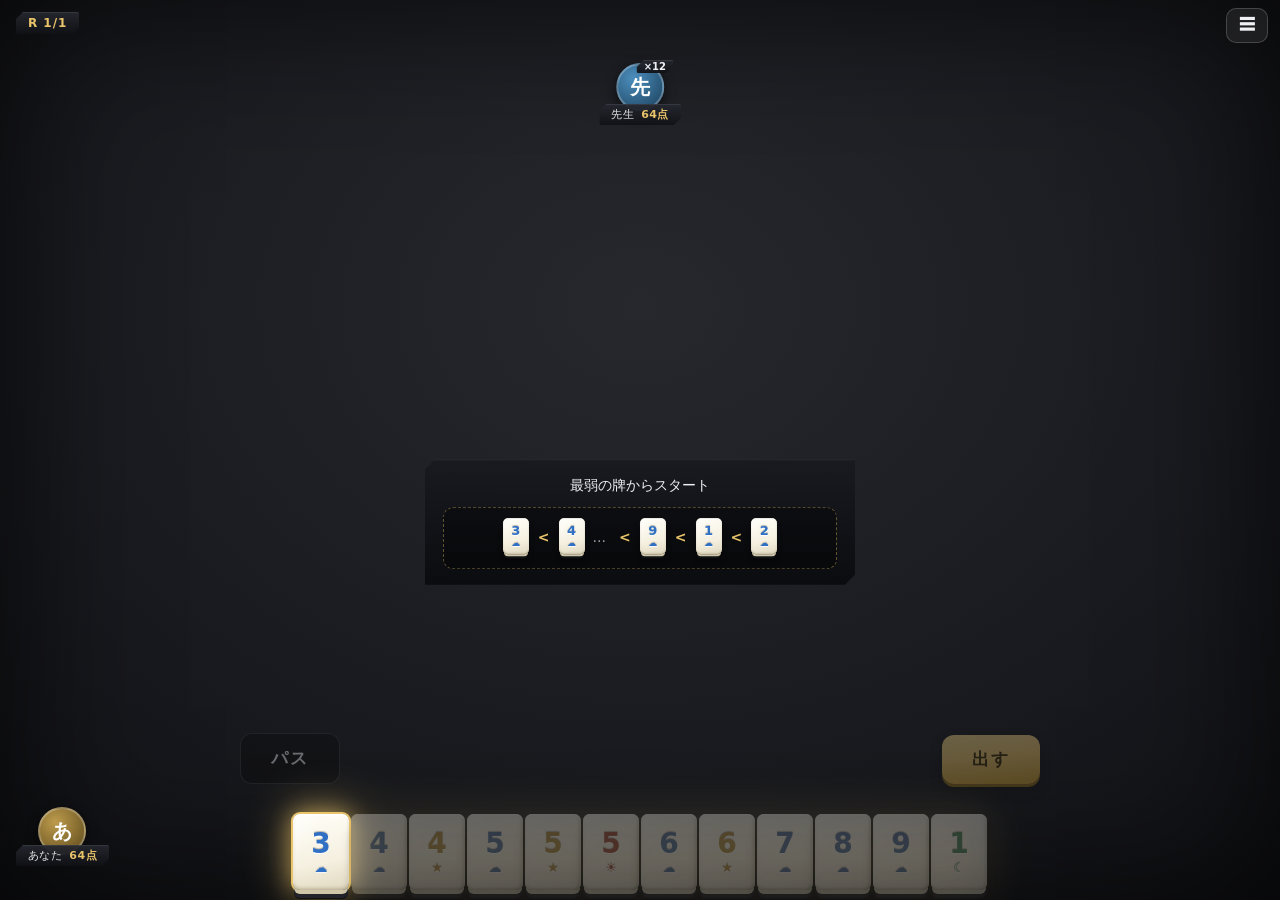
<file: index.html>
<!DOCTYPE html>
<html lang="ja">
<head>
<meta charset="UTF-8">
<meta name="viewport" content="width=device-width, initial-scale=1.0, maximum-scale=1.0, user-scalable=no, viewport-fit=cover">
<meta name="apple-mobile-web-app-capable" content="yes">
<meta name="mobile-web-app-capable" content="yes">
<meta name="apple-mobile-web-app-status-bar-style" content="black-translucent">
<meta name="apple-mobile-web-app-title" content="Lexio">
<meta name="theme-color" content="#0c0d10">
<title>レキシオ — オンライン対戦</title>
<link rel="manifest" href="manifest.webmanifest">
<link rel="apple-touch-icon" href="icon-180.png">
<link rel="stylesheet" href="style.css">
</head>
<body>
<div id="app">

  <!-- タイトル: 続きから or 対戦 -->
  <section id="screen-title" class="title-screen">
    <h1 class="logo"><span class="lx">Lex</span><span class="lx-i">i</span><span class="lx">o</span>
      <span class="neo">Neo</span></h1>
    <div class="title-actions">
      <button id="battle-btn" class="primary big">▶ 対戦する</button>
      <button id="resume-btn" class="primary alt big hidden">⏸ 続きから</button>
    </div>
    <div class="title-sub">
      <button id="tutorial-btn" class="ghost">📖 チュートリアル</button>
      <button id="rank-btn" class="ghost">🏆 ランキング</button>
      <span class="join-group">
        <input id="join-code" type="text" placeholder="部屋コード" maxlength="6">
        <button id="join-room-btn" class="ghost">参加</button>
      </span>
    </div>
    <p class="hint" id="title-hint"></p>
    <details class="title-more">
      <summary>その他（ルール・診断・研究）</summary>
      <div class="title-footer">
        <button id="rules-btn-title" class="ghost small">ルール</button>
        <button id="diag-btn" class="ghost small">接続診断</button>
        <button id="export-btn" class="ghost small">牌譜をエクスポート</button>
        <label class="toggle"><input id="collect-toggle" type="checkbox" checked>
          対局データを研究用に送信</label>
      </div>
      <p class="hint" id="model-info"></p>
    </details>
  </section>

  <!-- 対戦設定 -->
  <section id="screen-setup" class="hidden">
    <div id="setup-stage">
      <h1 class="stage-title">対戦設定</h1>
      <div class="stepper-list">
        <div class="stepper-row">
          <span class="stepper-label">卓の人数</span>
          <button class="step-btn" data-k="size" data-d="-1">◀</button>
          <span class="step-value" id="val-size">3人</span>
          <button class="step-btn" data-k="size" data-d="1">▶</button>
        </div>
        <div class="stepper-row">
          <span class="stepper-label">AIの席数</span>
          <button class="step-btn" data-k="ai" data-d="-1">◀</button>
          <span class="step-value" id="val-ai">0人</span>
          <button class="step-btn" data-k="ai" data-d="1">▶</button>
        </div>
        <div class="stepper-row" id="row-rule">
          <span class="stepper-label">ルール</span>
          <button class="step-btn" data-k="rule" data-d="-1">◀</button>
          <span class="step-value" id="val-rule">クラシック</span>
          <button class="step-btn" data-k="rule" data-d="1">▶</button>
        </div>
        <div class="stepper-row">
          <span class="stepper-label">ラウンド数</span>
          <button class="step-btn" data-k="rounds" data-d="-1">◀</button>
          <span class="step-value" id="val-rounds">3回</span>
          <button class="step-btn" data-k="rounds" data-d="1">▶</button>
        </div>
        <div class="stepper-row" id="row-limit">
          <span class="stepper-label">思考時間</span>
          <button class="step-btn" data-k="limit" data-d="-1">◀</button>
          <span class="step-value" id="val-limit">なし</span>
          <button class="step-btn" data-k="limit" data-d="1">▶</button>
        </div>
        <div class="stepper-row hidden" id="row-games">
          <span class="stepper-label">連続対局数</span>
          <button class="step-btn" data-k="games" data-d="-1">◀</button>
          <span class="step-value" id="val-games">3局</span>
          <button class="step-btn" data-k="games" data-d="1">▶</button>
        </div>
      </div>
      <p id="seat-preview" class="seat-preview"></p>
      <p id="rule-note" class="hint"></p>
      <label id="precise-row" class="toggle hidden"><input id="precise-toggle" type="checkbox">
        精密思考（1手1秒・研究用）</label>
      <p class="hint" id="setup-hint"></p>
      <button id="setup-back-btn" class="stage-back">◀ BACK</button>
      <button id="setup-go-btn" class="stage-ok">OK ▶</button>
    </div>
  </section>

  <!-- ロビー -->
  <section id="screen-lobby" class="hidden">
    <div id="lobby-stage">
      <h1 class="stage-title">対戦ロビー</h1>
      <div id="lobby-seats" class="table3d"></div>
      <div class="lobby-center">
        <div class="lobby-code-badge">部屋コード <b id="room-code">-----</b></div>
        <div class="lobby-actions">
          <button id="copy-link-btn">🔗 招待リンクをコピー</button>
          <button id="share-link-btn" class="hidden">📤 共有</button>
        </div>
        <p class="hint" id="lobby-status"></p>
        <input id="invite-link" type="text" readonly class="hidden">
      </div>
      <div class="lobby-bottom">
        <button id="name-btn" class="ghost small">✎ あなた</button>
      </div>
      <button id="lobby-leave-btn" class="stage-back">◀ 退出</button>
      <button id="start-room-btn" class="stage-ok">開始する ▶</button>
    </div>
  </section>

  <!-- ゲーム（全画面ステージ） -->
  <section id="screen-game" class="hidden">
    <div id="game-stage">
      <div id="table3d" class="table3d"></div>
      <div id="center-info" class="center-info"></div>

      <div id="round-indicator" class="round-indicator"></div>
      <div id="tut-hint" class="tut-hint hidden"></div>
      <div class="top-menu">
        <button id="menu-btn" class="ghost small">☰</button>
        <div id="menu-panel" class="menu-panel hidden">
          <label class="toggle spectate-only hidden"><input id="reveal-toggle" type="checkbox" checked>手札公開</label>
          <select id="speed-select" class="spectate-only hidden">
            <option value="0">即時</option>
            <option value="200" selected>高速</option>
            <option value="650">通常</option>
          </select>
          <label class="toggle"><input id="history-toggle" type="checkbox" checked>履歴</label>
          <button id="fullscreen-btn" class="ghost small">⛶ 全画面</button>
          <button id="rules-btn-game" class="ghost small">ルール</button>
          <button id="prev-btn" class="ghost small">前局の結果</button>
          <button id="leave-btn" class="ghost small">タイトルへ</button>
        </div>
      </div>

      <div id="net-banner" class="net-banner hidden"></div>

      <button id="pass-btn" class="ghost side-btn side-left hidden" disabled>パス</button>
      <div id="play-wrap" class="side-btn side-right hidden">
        <span id="turn-timer" class="turn-timer hidden"></span>
        <button id="play-btn" class="primary" disabled>出す</button>
      </div>
      <span id="action-msg" class="action-msg"></span>
      <div id="my-cards" class="my-cards"></div>
      <div id="card-ctx" class="card-ctx hidden"></div>
      <div id="my-info" class="my-info"></div>
      <div id="my-hand" class="my-hand"></div>

      <aside id="result-panel" class="result-panel hidden">
        <h2 id="result-title">結果</h2>
        <p id="result-round" class="result-round"></p>
        <table id="result-table"></table>
        <div class="result-actions">
          <button id="result-again" class="primary">次のラウンドへ</button>
          <button id="result-hide" class="ghost">盤面を確認</button>
          <button id="result-title-btn" class="ghost">タイトルへ</button>
        </div>
      </aside>
      <button id="result-chip" class="result-chip hidden">結果を表示</button>
    </div>
  </section>

  <!-- 名前の変更（ロビー） -->
  <div id="name-overlay" class="overlay hidden">
    <div class="result-card join-card">
      <button class="modal-x" id="name-x">✕</button>
      <h2>名前を変更</h2>
      <div class="setup-row center">
        <input id="name-input" type="text" maxlength="20" placeholder="あなた">
      </div>
      <div class="setup-row center">
        <button id="name-save" class="primary">決定</button>
      </div>
    </div>
  </div>

  <!-- ランキング -->
  <div id="rank-overlay" class="overlay hidden">
    <div class="result-card join-card">
      <button class="modal-x" id="rank-x">✕</button>
      <h2>🏆 ランキング</h2>
      <p class="lead" id="rank-me"></p>
      <ol id="rank-list" class="rank-list"></ol>
      <p class="hint" id="rank-updated"></p>
    </div>
  </div>

  <!-- リンク/コード参加（名前入力） -->
  <div id="join-overlay" class="overlay hidden">
    <div class="result-card join-card">
      <button id="join-cancel-btn" class="modal-x">✕</button>
      <h2>対局に参加</h2>
      <p class="lead">部屋 <b id="join-code-label" class="room-code small-code">-----</b> に参加します。</p>
      <div class="setup-row center">
        <label>あなたの名前
          <input id="join-name" type="text" value="あなた" maxlength="20">
        </label>
      </div>
      <div class="setup-row center">
        <button id="join-go-btn" class="primary">参加する</button>
      </div>
      <p class="hint" id="join-stage"></p>
      <p class="hint" id="join-hint"></p>
    </div>
  </div>

  <!-- 接続診断 -->
  <div id="diag-overlay" class="overlay hidden">
    <div class="result-card join-card">
      <button id="diag-close" class="modal-x">✕</button>
      <h2>接続診断</h2>
      <p class="lead">オンライン対戦に必要な3つの経路を確認します。</p>
      <div id="diag-body" class="diag-body">
        <div class="diag-row"><span id="diag-sig">…</span> 仲介サーバー（部屋の作成・発見）</div>
        <div class="diag-row"><span id="diag-stun">…</span> STUN（直接接続のためのアドレス取得）</div>
        <div class="diag-row"><span id="diag-turn">…</span> TURN（NAT越え失敗時の中継）</div>
      </div>
      <p class="hint" id="diag-advice"></p>
      <div class="setup-row center">
        <button id="diag-run" class="primary">再テスト</button>
      </div>
    </div>
  </div>

  <!-- ルール -->
  <div id="rules-overlay" class="overlay hidden">
    <div class="result-card rules-card">
      <button id="rules-close" class="modal-x">✕</button>
      <h2>レキシオのルール</h2>
      <div id="rules-body" class="rules-body"></div>
    </div>
  </div>

</div>
<script src="vendor/peerjs.min.js"></script>
<script type="module" src="js/main.js"></script>
</body>
</html>
</file>
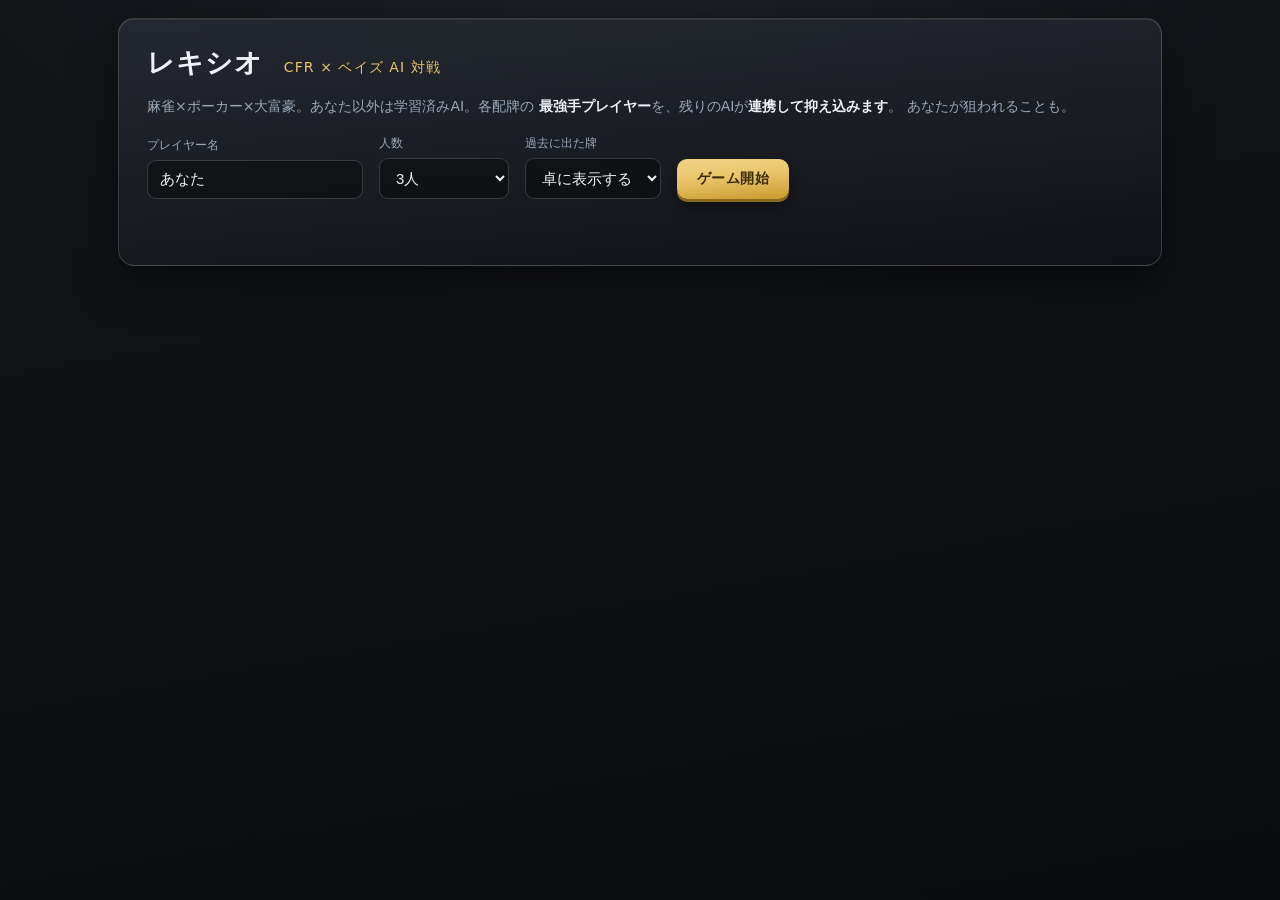
<file: static/index.html>
<!DOCTYPE html>
<html lang="ja">
<head>
<meta charset="UTF-8">
<meta name="viewport" content="width=device-width, initial-scale=1.0">
<title>レキシオ — CFR/ベイズ AI 対戦</title>
<link rel="stylesheet" href="style.css">
</head>
<body>
<div id="app">

  <!-- 開始画面 -->
  <section id="setup" class="panel">
    <h1>レキシオ <span class="sub">CFR × ベイズ AI 対戦</span></h1>
    <p class="lead">麻雀×ポーカー×大富豪。あなた以外は学習済みAI。各配牌の
      <b>最強手プレイヤー</b>を、残りのAIが<b>連携して抑え込みます</b>。
      あなたが狙われることも。</p>
    <div class="setup-row">
      <label>プレイヤー名
        <input id="human-name" type="text" value="あなた" maxlength="20">
      </label>
      <label>人数
        <select id="num-players">
          <option value="2">2人</option>
          <option value="3" selected>3人</option>
          <option value="4">4人</option>
          <option value="5">5人</option>
        </select>
      </label>
      <label>過去に出た牌
        <select id="show-history">
          <option value="on" selected>卓に表示する</option>
          <option value="off">表示しない</option>
        </select>
      </label>
      <button id="start-btn" class="primary">ゲーム開始</button>
    </div>
    <p class="hint" id="setup-hint"></p>
  </section>

  <!-- ゲーム画面 -->
  <section id="game" class="hidden">
    <header class="topbar">
      <div class="board-info">
        <span id="target-banner" class="banner"></span>
      </div>
      <button id="restart-btn" class="ghost">新しいゲーム</button>
    </header>

    <!-- 対戦相手 -->
    <div id="opponents" class="opponents"></div>

    <!-- 卓 -->
    <div class="board">
      <div id="table3d" class="table3d"></div>
      <div id="board-meta" class="board-meta"></div>
    </div>

    <!-- 自分の手番情報 -->
    <div id="turn-indicator" class="turn-indicator"></div>

    <!-- 手札 -->
    <div class="myhand-wrap">
      <div class="myhand-label" id="myhand-label">あなたの手札（クリックで選択）</div>
      <div id="my-hand" class="my-hand"></div>
      <div class="actions">
        <button id="play-btn" class="primary" disabled>選択したタイルを出す</button>
        <button id="pass-btn" class="ghost" disabled>パス</button>
        <span id="action-msg" class="action-msg"></span>
      </div>
    </div>

    <!-- ログ + AI思考 -->
    <div class="loglane">
      <div class="log-title">プレイ履歴 / AIの思考</div>
      <div id="log" class="log"></div>
    </div>
  </section>

  <!-- リザルト -->
  <div id="result-overlay" class="overlay hidden">
    <div class="result-card">
      <h2 id="result-title">結果</h2>
      <table id="result-table"></table>
      <p class="result-note">チップは「残り枚数の差」を支払い、手札の<b>2</b>一枚ごとに
        支払い倍率が +1（2倍, 3倍…）になります。</p>
      <button id="result-again" class="primary">もう一度</button>
    </div>
  </div>

</div>
<script src="app.js"></script>
</body>
</html>
</file>
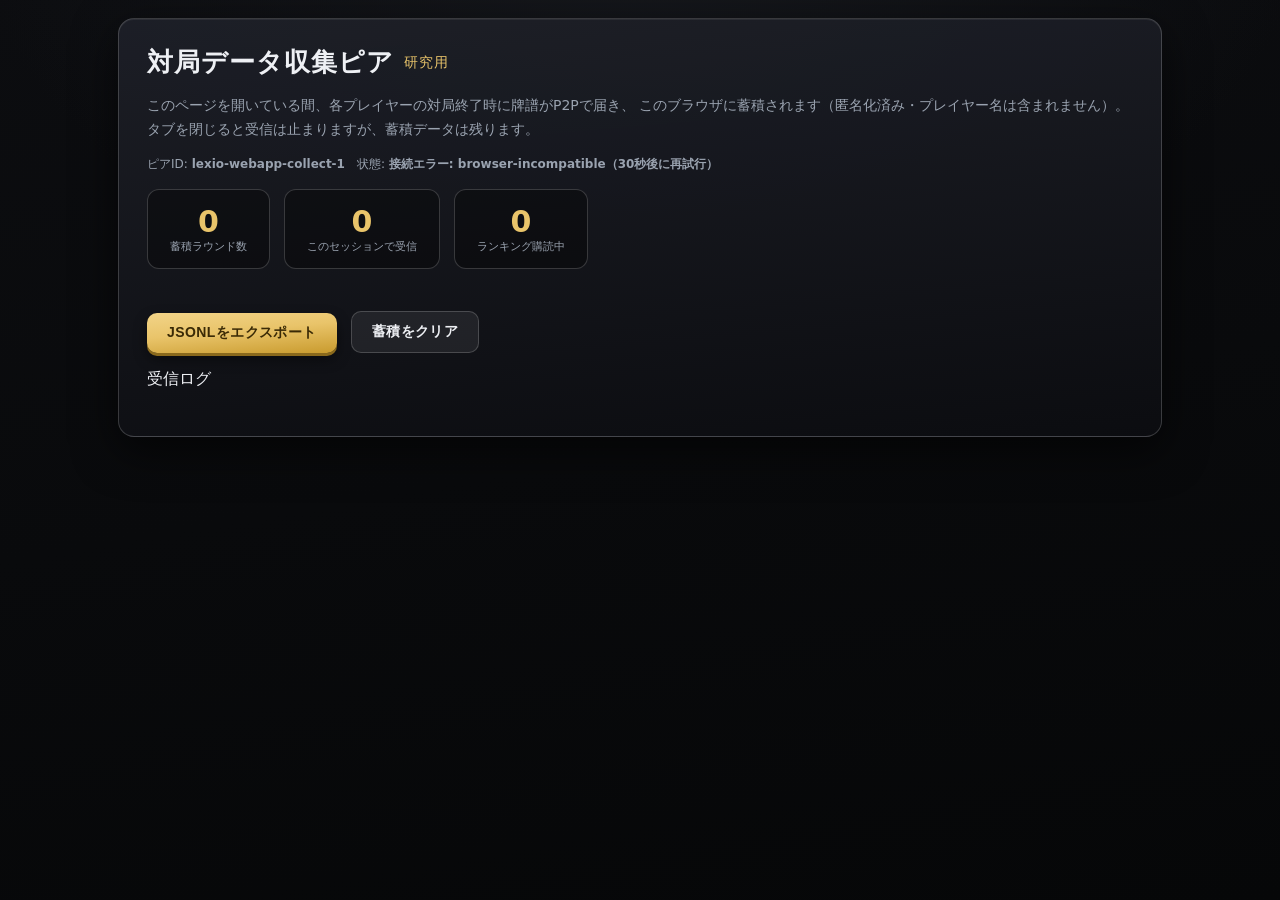
<file: collector.html>
<!DOCTYPE html>
<html lang="ja">
<head>
<meta charset="UTF-8">
<meta name="viewport" content="width=device-width, initial-scale=1.0">
<title>レキシオ — 対局データ収集ピア</title>
<link rel="stylesheet" href="style.css">
</head>
<body>
<div id="app">
  <section class="panel">
    <h1>対局データ収集ピア <span class="sub">研究用</span></h1>
    <p class="lead">このページを開いている間、各プレイヤーの対局終了時に牌譜がP2Pで届き、
      このブラウザに蓄積されます（匿名化済み・プレイヤー名は含まれません）。<br>
      タブを閉じると受信は止まりますが、蓄積データは残ります。</p>
    <p class="hint">ピアID: <b id="peer-id">lexio-webapp-collect-1</b>　状態: <b id="status">起動中…</b></p>
    <div class="setup-row">
      <div class="collector-stat">
        <div class="cs-num" id="total-count">0</div>
        <div class="cs-label">蓄積ラウンド数</div>
      </div>
      <div class="collector-stat">
        <div class="cs-num" id="session-count">0</div>
        <div class="cs-label">このセッションで受信</div>
      </div>
      <div class="collector-stat">
        <div class="cs-num" id="sub-count">0</div>
        <div class="cs-label">ランキング購読中</div>
      </div>
    </div>
    <p class="hint" id="last-recv"></p>
    <div class="setup-row">
      <button id="export-btn" class="primary">JSONLをエクスポート</button>
      <button id="clear-btn" class="ghost">蓄積をクリア</button>
    </div>
    <div class="loglane" style="margin-top:16px">
      <div class="log-title">受信ログ</div>
      <div id="log" class="log" style="max-height:200px;padding:10px"></div>
    </div>
  </section>
</div>
<script src="vendor/peerjs.min.js"></script>
<script type="module">
import { loadNetConfig, getIceServers } from "./js/netconfig.js";
const PEER_ID = new URLSearchParams(location.search).get("peer") || "lexio-webapp-collect-1";
const $ = (id) => document.getElementById(id);
document.addEventListener("DOMContentLoaded", () => { $("peer-id").textContent = PEER_ID; });

// ---- ライブランキング（メモリ内集計 + 購読者へプッシュ配信） ----
// build_ranking.mjs と同じ規則: practice/spectate 除外、at|round で重複除去、best は max。
const rankMap = new Map();   // d -> { d, n, nAt, best, at, rounds }
const rankSeen = new Set();
let rankUpdatedAt = null;
const subscribers = new Set();

function applyRecordToRank(rec) {
  if (!rec || !Array.isArray(rec.players) || !Array.isArray(rec.scores)) return false;
  if (rec.mode === "practice" || rec.mode === "spectate") return false;
  const key = `${rec.at}|${rec.round}`;
  if (rankSeen.has(key)) return false;
  rankSeen.add(key);
  let changed = false;
  rec.players.forEach((p, i) => {
    if (!p || !p.d || typeof rec.scores[i] !== "number") return;
    let e = rankMap.get(p.d);
    if (!e) { e = { d: p.d, n: null, nAt: "", best: null, at: null, rounds: 0 }; rankMap.set(p.d, e); }
    e.rounds++;
    if (p.n && (rec.at || "") >= e.nAt) { e.n = p.n; e.nAt = rec.at || ""; }
    if (e.best === null || rec.scores[i] > e.best) {
      e.best = rec.scores[i]; e.at = rec.at || null; changed = true;
    }
  });
  return changed;
}

function rankMessage() {
  const entries = [...rankMap.values()]
    .filter((e) => e.best !== null)
    .sort((a, b) => b.best - a.best || b.rounds - a.rounds)
    .slice(0, 100)
    .map(({ nAt, ...e }) => e);
  return { t: "rank", live: true, updatedAt: rankUpdatedAt || new Date().toISOString(), entries };
}

function pushRankToSubscribers() {
  rankUpdatedAt = new Date().toISOString();
  const msg = rankMessage();
  for (const conn of [...subscribers]) {
    try { conn.send(msg); } catch { subscribers.delete(conn); }
  }
  $("sub-count").textContent = subscribers.size;
}

// ヘッドレス運用時に全履歴の正確な集計を注入するためのフック
// （best は max 合成なので IndexedDB 分と二重適用しても順位は壊れない）
window.__seedRanking = (data) => {
  for (const e of (data && data.entries) || []) {
    const cur = rankMap.get(e.d);
    if (!cur || e.best > cur.best) {
      rankMap.set(e.d, { d: e.d, n: e.n, nAt: "", best: e.best, at: e.at || null,
                         rounds: Math.max(e.rounds || 0, cur ? cur.rounds : 0) });
    }
  }
  rankUpdatedAt = (data && data.updatedAt) || rankUpdatedAt;
  pushRankToSubscribers();
  logLine(`ランキングシード適用（${(data && data.entries || []).length}件）`);
};

// 起動時シード: 配信済みスナップショット + このブラウザに残っている受信済み牌譜
async function seedRankingAtStartup() {
  try {
    const r = await fetch("model/ranking.json", { cache: "no-cache" });
    if (r.ok) {
      const data = await r.json();
      for (const e of data.entries || []) {
        rankMap.set(e.d, { d: e.d, n: e.n, nAt: "", best: e.best, at: e.at || null, rounds: e.rounds || 0 });
      }
      rankUpdatedAt = data.updatedAt || null;
    }
  } catch {}
  try {
    for (const rec of await getAll()) applyRecordToRank(rec);
  } catch {}
}

function openDb() {
  return new Promise((resolve, reject) => {
    const rq = indexedDB.open("lexio-collect", 1);
    rq.onupgradeneeded = () => rq.result.createObjectStore("games", { autoIncrement: true });
    rq.onsuccess = () => resolve(rq.result);
    rq.onerror = () => reject(rq.error);
  });
}
async function store(records) {
  const db = await openDb();
  await new Promise((resolve, reject) => {
    const tx = db.transaction("games", "readwrite");
    for (const r of records) tx.objectStore("games").add(r);
    tx.oncomplete = resolve;
    tx.onerror = () => reject(tx.error);
  });
  db.close();
}
async function count() {
  const db = await openDb();
  const n = await new Promise((res, rej) => {
    const rq = db.transaction("games", "readonly").objectStore("games").count();
    rq.onsuccess = () => res(rq.result);
    rq.onerror = () => rej(rq.error);
  });
  db.close();
  return n;
}
async function getAll() {
  const db = await openDb();
  const recs = await new Promise((res, rej) => {
    const rq = db.transaction("games", "readonly").objectStore("games").getAll();
    rq.onsuccess = () => res(rq.result);
    rq.onerror = () => rej(rq.error);
  });
  db.close();
  return recs;
}

let sessionCount = 0;
const logLine = (msg) => {
  const d = document.createElement("div");
  d.className = "row info";
  d.textContent = `${new Date().toLocaleTimeString()} ${msg}`;
  $("log").prepend(d);
};
const refresh = async () => {
  $("total-count").textContent = await count();
  $("session-count").textContent = sessionCount;
};

function startPeer(retry = 0) {
  const peer = new Peer(PEER_ID, { config: { iceServers: getIceServers() } });
  peer.on("open", () => { $("status").textContent = "✅ 受信待機中"; });
  peer.on("error", (e) => {
    if (e.type === "unavailable-id") {
      $("status").textContent = "⚠ 別の収集ページが既に開いています（このページは待機のみ）";
    } else {
      $("status").textContent = "接続エラー: " + e.type + "（30秒後に再試行）";
      if (retry < 20) setTimeout(() => startPeer(retry + 1), 30000);
    }
  });
  peer.on("connection", (conn) => {
    conn.on("close", () => { subscribers.delete(conn); $("sub-count").textContent = subscribers.size; });
    conn.on("error", () => { subscribers.delete(conn); $("sub-count").textContent = subscribers.size; });
    conn.on("data", async (m) => {
      if (!m) return;
      if (m.t === "rank") {           // 単発照会
        conn.send(rankMessage());
        setTimeout(() => { try { conn.close(); } catch {} }, 2000);
        return;
      }
      if (m.t === "sub") {            // 購読: 即時に現状を返し、以後の更新をプッシュ
        subscribers.add(conn);
        $("sub-count").textContent = subscribers.size;
        conn.send(rankMessage());
        return;
      }
      if (m.t !== "games" || !Array.isArray(m.records)) return;
      await store(m.records);
      sessionCount += m.records.length;
      conn.send({ t: "ack", n: m.records.length });
      logLine(`${m.records.length} ラウンド受信`);
      $("last-recv").textContent = `直近の受信: ${new Date().toLocaleString()}`;
      refresh();
      // ライブランキングを更新し、変化があれば購読者へ即プッシュ
      let changed = false;
      for (const rec of m.records) changed = applyRecordToRank(rec) || changed;
      if (changed) pushRankToSubscribers();
      setTimeout(() => { try { conn.close(); } catch {} }, 2000);
    });
  });
}

$("export-btn").addEventListener("click", async () => {
  const recs = await getAll();
  const jsonl = recs.map((r) => JSON.stringify(r)).join("\n");
  const a = document.createElement("a");
  a.href = URL.createObjectURL(new Blob([jsonl], { type: "application/x-ndjson" }));
  a.download = `lexio-collected-${Date.now()}.jsonl`;
  a.click();
  setTimeout(() => URL.revokeObjectURL(a.href), 5000);
});
$("clear-btn").addEventListener("click", async () => {
  if (!confirm("蓄積データを全て削除しますか？")) return;
  const db = await openDb();
  await new Promise((res) => { const tx = db.transaction("games", "readwrite"); tx.objectStore("games").clear(); tx.oncomplete = res; });
  db.close();
  refresh();
});

refresh();
seedRankingAtStartup().then(() => loadNetConfig()).then(() => startPeer());
</script>
</body>
</html>
</file>
<file: style.css>
:root{
  /* 黒基調 */
  --bg1:#0c0d10; --bg2:#060708;
  --felt1:#26282e; --felt2:#141519; --felt3:#08090b;
  --panel:rgba(14,15,19,.85); --panel2:rgba(24,26,32,.9);
  --line:rgba(255,255,255,.10); --line2:rgba(255,255,255,.18);
  --text:#eef0f4; --muted:#9aa3b0;
  --gold:#e9c46a; --gold2:#c99b2e;
  --accent:#57c7ff;
  /* スート色（牌の刻印色） */
  --cloud:#2f6fc4; --star:#c08a12; --moon:#1d8f56; --sun:#c93a28;
  /* 牌の素材（象牙） */
  --ivory1:#fffef8; --ivory2:#f5f0e0; --ivory3:#e0d8c0;
  --tile-side:#cfc6a8;
  --base1:#3a3d45; --base2:#22242a; --base3:#101216;  /* 牌の土台（黒） */
}
*{box-sizing:border-box}
html,body{height:100%;touch-action:manipulation}   /* ダブルタップ拡大を無効化 */
body{
  margin:0;color:var(--text);
  font-family:"Hiragino Kaku Gothic ProN","Yu Gothic","Segoe UI",system-ui,sans-serif;
  background:
    radial-gradient(1100px 650px at 50% -8%, #16181d 0%, transparent 60%),
    linear-gradient(170deg,var(--bg1),var(--bg2));
  min-height:100vh;
}
#app{max-width:1080px;margin:0 auto;padding:18px}
.hidden{display:none !important}

h1{font-size:26px;margin:0 0 4px;letter-spacing:.04em;display:flex;align-items:center;gap:10px;flex-wrap:wrap}
h1 .sub{font-size:14px;color:var(--gold);font-weight:500}
.lead{color:var(--muted);line-height:1.7;font-size:14px}
.lead b{color:var(--text)}

/* ============ パネル / フォーム ============ */
.panel{
  background:linear-gradient(175deg,rgba(30,32,40,.94),rgba(12,13,17,.96));
  border:1px solid var(--line2);border-radius:16px;
  padding:26px 28px;box-shadow:0 14px 44px rgba(0,0,0,.6), inset 0 1px 0 rgba(255,255,255,.07);
}
.setup-row{display:flex;gap:14px;align-items:flex-end;flex-wrap:wrap;margin-top:16px}
.setup-row.center{justify-content:center}
label{display:flex;flex-direction:column;font-size:12px;color:var(--muted);gap:6px}
label.toggle{flex-direction:row;align-items:center;gap:6px;font-size:12px;cursor:pointer}
input,select{
  background:rgba(0,0,0,.4);border:1px solid var(--line2);color:var(--text);
  border-radius:9px;padding:10px 12px;font-size:15px;min-width:120px;outline:none;
}
input[type=number]{min-width:90px;width:100px}
input:focus,select:focus{border-color:var(--gold)}
.join-group{display:flex;gap:8px;align-items:center}
.join-group input{min-width:110px;width:130px;text-transform:uppercase;letter-spacing:.15em}
button{cursor:pointer;border:none;border-radius:10px;padding:11px 20px;font-size:14px;
  font-weight:700;transition:.15s;letter-spacing:.03em}
button:disabled{opacity:.38;cursor:not-allowed}
button.small{padding:6px 12px;font-size:12px}
.primary{
  background:linear-gradient(175deg,#f2d488,var(--gold) 45%,var(--gold2));
  color:#3a2a06;box-shadow:0 3px 0 #8a691c,0 6px 14px rgba(0,0,0,.45);
}
.primary.alt{
  background:linear-gradient(175deg,#8fd8b8,#3fae7e 45%,#2b7d59);
  color:#03261a;box-shadow:0 3px 0 #1c5942,0 6px 14px rgba(0,0,0,.45);
}
.primary:hover:not(:disabled){filter:brightness(1.08);transform:translateY(-1px)}
.primary:active:not(:disabled){transform:translateY(1px);box-shadow:0 1px 0 #8a691c}
.ghost{background:rgba(255,255,255,.07);color:var(--text);border:1px solid var(--line2)}
.ghost:hover:not(:disabled){background:rgba(255,255,255,.14)}
.hint{color:var(--muted);font-size:12px;margin-top:10px;min-height:16px}

/* ============ タイトル / 対戦設定 ============ */
/* タイトルも対戦設定と同じフルスクリーンステージ（フェルト背景）で統一 */
.title-screen{
  position:fixed;inset:0;z-index:5;overflow-y:auto;
  display:flex;flex-direction:column;align-items:center;justify-content:center;
  gap:8px;text-align:center;padding:26px 20px;
  background:
    radial-gradient(120% 130% at 50% 34%, var(--felt1) 0%, var(--felt2) 55%, var(--felt3) 100%);
  box-shadow:inset 0 0 160px rgba(0,0,0,.75);
}
/* 主ボタンは対戦設定の「▶」ボタンと同じ斜体スタイル */
.title-actions button.big{
  border:none;border-radius:0;transform:skewX(-8deg);
  clip-path:polygon(12px 0,100% 0,calc(100% - 12px) 100%,0 100%);
  font-size:19px;font-weight:800;letter-spacing:.14em;padding:16px 44px;
  white-space:nowrap;max-width:92vw;overflow:hidden;text-overflow:ellipsis;
  transition:transform .12s, filter .12s;
}
.title-actions .primary.big{
  background:linear-gradient(180deg,var(--gold),#c99a3e);color:#2a1e06;
  box-shadow:0 6px 20px rgba(233,196,106,.35);
}
.title-actions .primary.alt.big{
  background:linear-gradient(180deg,#8fd8b8,#3fae7e 45%,#2b7d59);color:#03261a;
  box-shadow:0 6px 20px rgba(63,174,126,.35);
}
.title-actions button.big:hover:not(:disabled){
  transform:skewX(-8deg) scale(1.06);filter:brightness(1.1);
}
#tutorial-btn{
  border:none;border-radius:0;transform:skewX(-8deg);
  clip-path:polygon(10px 0,100% 0,calc(100% - 10px) 100%,0 100%);
  background:rgba(0,0,0,.55);color:rgba(255,255,255,.85);
  box-shadow:inset 0 0 0 1px rgba(255,255,255,.2);
  font-weight:800;letter-spacing:.1em;padding:12px 26px;font-size:15px;
}
#tutorial-btn:hover{transform:skewX(-8deg) scale(1.06);filter:brightness(1.1);
  background:rgba(0,0,0,.55)}
/* 部屋コード入力は対戦設定の値プレートと同じ象牙スタイル */
#join-code{
  background:linear-gradient(180deg,#faf8f0,#e9e4d4);color:#26221a;
  font-weight:800;text-align:center;border:none;border-radius:0;
  clip-path:polygon(9px 0,100% 0,100% calc(100% - 9px),calc(100% - 9px) 100%,0 100%,0 9px);
}
#join-code::placeholder{color:#8a8270;font-weight:600}
.logo{font-size:64px;font-weight:900;letter-spacing:.02em;margin:0 0 18px;
  display:flex;align-items:baseline;justify-content:center;gap:2px}
.logo .lx{color:#fff}
.logo .lx-i{color:#e0413f;position:relative;margin:0 1px}
.logo .lx-i::before{
  content:"♛";position:absolute;top:-0.48em;left:50%;transform:translateX(-50%);
  font-size:0.32em;color:var(--gold);
}
.logo .neo{
  color:#3b82d8;font-style:italic;font-size:26px;font-weight:800;
  margin-left:6px;text-shadow:0 1px 0 #fff,0 -1px 0 #fff,1px 0 0 #fff,-1px 0 0 #fff,
    2px 2px 4px rgba(0,0,0,.6);
  transform:rotate(-6deg);
}
.title-actions{display:flex;gap:14px;margin:4px 0 6px;flex-wrap:wrap;justify-content:center}
button.big{padding:18px 38px;font-size:19px;border-radius:14px}
.title-sub{display:flex;gap:12px;align-items:center;flex-wrap:wrap;justify-content:center}
.title-more{margin-top:26px;width:100%;color:var(--muted)}
.title-more summary{cursor:pointer;font-size:12px;letter-spacing:.06em;
  color:var(--muted);list-style-position:inside}
.title-more[open] summary{margin-bottom:10px}
.title-footer{display:flex;gap:12px;align-items:center;flex-wrap:wrap;justify-content:center;
  padding-top:10px;border-top:1px solid var(--line)}

/* チュートリアルのルール切り出し表示 */
.tut-snippet{margin-top:8px;padding:6px 10px;background:rgba(0,0,0,.35);
  border:1px dashed rgba(233,196,106,.4);border-radius:10px}
.tut-snippet .rule-row{margin:2px 0}
.tut-snippet .tile.rtile{--w:26px;--h:36px}
.tut-snippet .tile.rtile .num{font-size:13px}
.net-banner{white-space:normal;flex-direction:column;max-width:min(92%,640px)}
.setup-block{margin-top:18px}
.setup-label{font-size:12px;color:var(--muted);margin-bottom:8px}
.choice-row{display:flex;gap:8px;flex-wrap:wrap}
button.choice{
  background:rgba(255,255,255,.06);border:1px solid var(--line2);color:var(--text);
  padding:10px 18px;border-radius:10px;min-width:52px;
}
button.choice.active{
  background:linear-gradient(175deg,#f2d488,var(--gold) 45%,var(--gold2));
  color:#3a2a06;border-color:var(--gold);
}
.seat-preview{font-size:13px;color:var(--gold);margin:10px 0 0;min-height:18px}

/* ---- 対戦設定: フルスクリーンステージ + ステッパー ---- */
#screen-setup{position:fixed;inset:0;z-index:10}
#setup-stage{
  position:absolute;inset:0;overflow:hidden;
  display:flex;flex-direction:column;align-items:center;
  padding:26px 20px 90px;
  background:
    radial-gradient(120% 130% at 50% 34%, var(--felt1) 0%, var(--felt2) 55%, var(--felt3) 100%);
  box-shadow:inset 0 0 160px rgba(0,0,0,.75);
}
.stage-title{
  font-size:26px;font-weight:800;color:var(--gold);letter-spacing:.35em;
  margin:4px 0 22px;text-shadow:0 0 24px rgba(233,196,106,.35);
}
.stepper-list{display:flex;flex-direction:column;gap:14px;align-items:center}
.stepper-row{display:flex;align-items:center;gap:14px;transition:opacity .15s}
.stepper-row.disabled{opacity:.35;pointer-events:none}
.stepper-label{
  width:130px;text-align:right;font-size:15px;font-weight:700;
  color:rgba(255,255,255,.9);letter-spacing:.1em;
  text-shadow:0 2px 6px rgba(0,0,0,.6);
}
.step-btn{
  background:none;border:none;padding:6px 8px;color:var(--gold);
  font-size:22px;line-height:1;cursor:pointer;
  text-shadow:0 2px 8px rgba(0,0,0,.6);
  transition:transform .12s, filter .12s;
}
.step-btn:hover{transform:scale(1.25);filter:brightness(1.2)}
.step-btn:active{transform:scale(.95)}
.step-value{
  min-width:180px;text-align:center;padding:11px 0;
  background:linear-gradient(180deg,#faf8f0,#e9e4d4);
  color:#26221a;font-size:18px;font-weight:800;letter-spacing:.08em;
  clip-path:polygon(9px 0,100% 0,100% calc(100% - 9px),calc(100% - 9px) 100%,0 100%,0 9px);
  box-shadow:0 4px 14px rgba(0,0,0,.45);
}
#setup-stage .seat-preview{text-align:center;margin-top:18px}
#setup-stage .hint{text-align:center}
#precise-row{margin-top:8px;font-size:12px;color:var(--muted)}
.stage-back,.stage-ok{
  position:absolute;bottom:26px;border:none;
  font-size:19px;font-weight:800;letter-spacing:.14em;
  min-width:210px;text-align:center;   /* 文字数によらず左右で同じ大きさに */
  padding:15px 40px;transform:skewX(-8deg);
  clip-path:polygon(12px 0,100% 0,calc(100% - 12px) 100%,0 100%);
  transition:transform .12s, filter .12s;
}
.stage-back{left:28px;background:rgba(0,0,0,.55);color:rgba(255,255,255,.85);
  box-shadow:inset 0 0 0 1px rgba(255,255,255,.2)}
.stage-ok{right:28px;background:linear-gradient(180deg,var(--gold),#c99a3e);color:#2a1e06;
  box-shadow:0 6px 20px rgba(233,196,106,.35)}
.stage-back:hover,.stage-ok:hover{transform:skewX(-8deg) scale(1.06);filter:brightness(1.1)}
.invite-box{margin-top:14px;background:rgba(0,0,0,.3);border:1px solid var(--line);
  border-radius:12px;padding:12px 14px}
.invite-row{display:flex;gap:8px;flex-wrap:wrap;align-items:center}
.invite-row input{flex:1;min-width:220px;font-size:12px;color:var(--muted)}
.room-code.small-code{font-size:20px;padding:2px 10px}
.join-card{max-width:420px}
/* チュートリアル（視覚中心） */
.tut-big{font-size:18px;font-weight:700;color:var(--text);margin:14px 0;text-align:center;
  display:flex;align-items:center;justify-content:center;gap:8px;flex-wrap:wrap}
.tut-caption{font-size:12px;color:var(--muted);text-align:center;margin:6px 0 14px}
.tut-center{justify-content:center}
.tut-zero{font-size:16px;font-weight:800;color:#ff8a7d}
.tut-ok{font-size:14px;font-weight:700;color:#5cd08a}
.tut-btn{display:inline-block;background:rgba(0,0,0,.6);border:1px solid var(--line2);
  border-radius:10px;padding:6px 18px;font-size:14px;font-weight:700;letter-spacing:.1em}
.tut-btn.gold{background:linear-gradient(175deg,#f2d488,var(--gold) 45%,var(--gold2));
  color:#3a2a06;border:none}

.diag-body{display:flex;flex-direction:column;gap:10px;margin:14px 0;text-align:left}
.diag-row{font-size:14px;background:rgba(0,0,0,.3);border:1px solid var(--line);
  border-radius:10px;padding:10px 14px}
.diag-row span{margin-right:8px}
.tutorial-card{max-width:560px}
.collector-stat{background:rgba(0,0,0,.35);border:1px solid var(--line2);
  border-radius:12px;padding:14px 22px;text-align:center}
.cs-num{font-size:30px;font-weight:800;color:var(--gold)}
.cs-label{font-size:11px;color:var(--muted)}

/* ============ ロビー ============ */
#screen-lobby{position:fixed;inset:0;z-index:10}
#lobby-stage{
  position:absolute;inset:0;overflow:hidden;
  background:
    radial-gradient(120% 130% at 50% 34%, var(--felt1) 0%, var(--felt2) 55%, var(--felt3) 100%);
  box-shadow:inset 0 0 160px rgba(0,0,0,.75);
}
#lobby-stage .table3d{bottom:76px}
#lobby-stage .stage-title{
  position:absolute;top:16px;left:50%;transform:translateX(-50%);margin:0;z-index:20;
}
#lobby-stage .pos-t{top:12%}
/* 部屋コードは招待リンクの直上・対戦設定の値プレートと同じ象牙スタイル */
.lobby-code-badge{
  display:flex;align-items:baseline;gap:12px;white-space:nowrap;
  font-size:11px;font-weight:700;color:#8a8270;letter-spacing:.12em;
  background:linear-gradient(180deg,#faf8f0,#e9e4d4);
  clip-path:polygon(9px 0,100% 0,100% calc(100% - 9px),calc(100% - 9px) 100%,0 100%,0 9px);
  padding:10px 24px 12px;box-shadow:0 4px 14px rgba(0,0,0,.45);
}
.lobby-code-badge b{font-size:27px;font-weight:800;letter-spacing:.22em;color:#26221a;line-height:1}
/* 招待操作は対戦設定の「▶」ボタンと同じ斜体・コピーが主役 */
.lobby-actions{gap:8px}
.lobby-actions button{
  border:none;border-radius:0;transform:skewX(-8deg);
  clip-path:polygon(10px 0,100% 0,calc(100% - 10px) 100%,0 100%);
  font-size:13px;font-weight:800;letter-spacing:.08em;padding:12px 24px;
  transition:transform .12s, filter .12s;background:none;
}
#copy-link-btn{
  background:linear-gradient(180deg,var(--gold),#c99a3e);color:#2a1e06;
  box-shadow:0 4px 16px rgba(233,196,106,.3);min-width:190px;
}
#share-link-btn{
  background:rgba(0,0,0,.55);color:rgba(255,255,255,.85);
  box-shadow:inset 0 0 0 1px rgba(255,255,255,.2);
}
.lobby-actions button:hover:not(:disabled){transform:skewX(-8deg) scale(1.05);filter:brightness(1.08)}
.lobby-actions button:active:not(:disabled){transform:skewX(-8deg) scale(.97)}
#lobby-status{font-size:11px;margin-top:2px}
.lobby-center{
  position:absolute;left:50%;top:42%;transform:translate(-50%,-50%);z-index:15;
  display:flex;flex-direction:column;align-items:center;gap:8px;width:min(480px,86%);
}
.lobby-actions{display:flex;gap:10px;flex-wrap:wrap;justify-content:center}
#name-input{width:min(280px,80vw);text-align:center;font-size:16px}
.lobby-bottom{
  position:absolute;bottom:14px;left:50%;transform:translateX(-50%);z-index:20;
  display:flex;gap:10px;align-items:center;flex-wrap:wrap;justify-content:center;
}
.seat.invitable{cursor:pointer}
.seat.invitable:hover .avatar{border-color:var(--gold);
  box-shadow:0 0 0 2px rgba(233,196,106,.45),0 0 24px rgba(233,196,106,.45)}
.avatar.open-seat{
  background:rgba(0,0,0,.3);border:2px dashed rgba(255,255,255,.35);
  color:rgba(255,255,255,.6);font-size:24px;box-shadow:none;
}

/* ============ ゲーム: 全画面ステージ ============ */
#screen-game{position:fixed;inset:0;z-index:10}
#game-stage{
  position:absolute;inset:0;overflow:hidden;
  background:
    radial-gradient(120% 130% at 50% 34%, var(--felt1) 0%, var(--felt2) 55%, var(--felt3) 100%);
  box-shadow:inset 0 0 160px rgba(0,0,0,.75);
}

/* 卓（席が置かれる領域: 手牌の上まで） */
.table3d{position:absolute;left:0;right:0;top:0;bottom:112px}
.seat.pos-b{z-index:16}

/* ---- 席（ポーカー式着席・端から内側に余白） ---- */
.seat{position:absolute;display:flex;align-items:center;gap:10px;max-width:44%}
.pos-b {bottom:6px;left:50%;transform:translateX(-50%);flex-direction:column-reverse;gap:6px}
.pos-t {top:8%;  left:50%;transform:translateX(-50%);flex-direction:column;gap:6px}
.pos-l {left:7%; top:42%; transform:translateY(-50%);flex-direction:row}
.pos-r {right:7%;top:42%; transform:translateY(-50%);flex-direction:row-reverse}
.pos-tl{top:9%;left:14%;flex-direction:row}
.pos-tr{top:9%;right:14%;flex-direction:row-reverse}
.pos-l,.pos-r,.pos-tl,.pos-tr{max-width:40%}

.seat-info{display:flex;flex-direction:column;align-items:center;gap:3px;flex:none}
.avatar{
  position:relative;width:48px;height:48px;border-radius:50%;
  display:flex;align-items:center;justify-content:center;
  font-weight:800;font-size:20px;color:#fff;
  background:radial-gradient(circle at 35% 30%,
    hsl(var(--hue),46%,52%), hsl(var(--hue),50%,30%) 75%);
  border:2px solid rgba(255,255,255,.25);
  box-shadow:0 4px 12px rgba(0,0,0,.6);
  transition:.25s;
}
.count-badge{
  position:absolute;right:-11px;top:-5px;
  font-size:10px;font-weight:800;color:var(--text);
  padding:1px 7px;white-space:nowrap;
}
/* 鋭角バッジ（ピル型を廃止した共通スタイル） */
.id-badge,.round-indicator,.pass-chip,.count-badge{
  border:none;border-radius:2px;
  background:linear-gradient(180deg,rgba(38,40,48,.95),rgba(16,17,21,.95));
  clip-path:polygon(7px 0,100% 0,100% calc(100% - 7px),calc(100% - 7px) 100%,0 100%,0 7px);
  box-shadow:inset 0 1px 0 rgba(255,255,255,.08);
}
/* 名前+点数の一体バッジ（アバターに少し重ねる） */
.id-badge{
  font-size:11px;color:rgba(255,255,255,.88);letter-spacing:.04em;
  padding:3px 12px;white-space:nowrap;
  display:flex;align-items:center;gap:7px;
  margin-top:-10px;position:relative;z-index:2;
  max-width:150px;overflow:hidden;text-overflow:ellipsis;
}
.id-badge b{color:var(--gold);font-size:11px}
.id-badge i{font-style:normal;font-size:10px;color:var(--muted)}
.kind-dot{width:7px;height:7px;border-radius:50%;display:inline-block}
.kind-dot.ai{background:var(--accent)}
.kind-dot.human{background:var(--gold)}
/* 切断席の再招待チップ（ホストのみ表示・タップでリンクコピー） */
.seat-info.disconnected .avatar{opacity:.45;filter:grayscale(.6)}
.reinvite-chip{
  margin-top:5px;padding:5px 12px;font-size:11px;font-weight:800;border-radius:14px;
  background:linear-gradient(175deg,#f2d488,var(--gold) 45%,var(--gold2));
  color:#3a2a06;box-shadow:0 3px 10px rgba(0,0,0,.5);
  animation:pulse 1.6s ease-in-out infinite;
}
.seat.turn .avatar{
  border-color:var(--gold);
  box-shadow:0 0 0 2px rgba(233,196,106,.5),0 0 26px rgba(233,196,106,.5);
}
.seat.finished{opacity:.55}

.seat-zone{display:flex;flex-direction:column;align-items:center;gap:6px}
.pos-b .seat-zone{flex-direction:column-reverse}
.seat-meld{display:flex;gap:2px;min-height:26px;align-items:center;justify-content:center}
.seat-hand{display:flex;gap:1px;flex-wrap:wrap;justify-content:center;max-width:300px;
  padding:2px 4px;background:rgba(0,0,0,.35);border-radius:6px}
.top-menu select{padding:4px 8px;font-size:12px;min-width:0;border-radius:8px}
.seat-hist{display:flex;gap:4px;flex-wrap:wrap;justify-content:center;
  opacity:.65;max-width:150px;margin-top:2px}
.hist-meld{display:flex;gap:1px}

/* パス表示チップ */
.pass-chip{
  font-size:11px;font-weight:700;color:rgba(255,255,255,.88);
  padding:4px 13px;letter-spacing:.15em;
}

/* ---- 中央: 最新の手（牌のみ・枠なし） ---- */
.center-info{
  position:absolute;left:50%;top:42%;transform:translate(-50%,-50%);
  pointer-events:none;
}
.ci-meld{display:flex;gap:6px;justify-content:center;padding-bottom:8px}
.ci-meld .tile.flat{--w:50px;--h:68px}
.ci-meld .tile.flat .num{font-size:25px}

/* ---- 上部メニュー / バナー ---- */
.round-indicator{
  position:absolute;top:12px;left:16px;z-index:20;
  font-size:12px;font-weight:700;color:var(--gold);letter-spacing:.08em;
  padding:4px 12px;
}
.round-indicator:empty{display:none}
.top-menu{position:absolute;top:8px;right:12px;z-index:30}
#menu-btn{font-size:16px;padding:6px 12px}
.menu-panel{
  position:absolute;top:40px;right:0;min-width:170px;
  display:flex;flex-direction:column;gap:8px;align-items:stretch;
  background:linear-gradient(180deg,rgba(24,26,32,.97),rgba(10,11,14,.97));
  clip-path:polygon(8px 0,100% 0,100% calc(100% - 8px),calc(100% - 8px) 100%,0 100%,0 8px);
  padding:12px;box-shadow:0 12px 30px rgba(0,0,0,.6);
}
.menu-panel button{text-align:center}
.menu-panel .toggle{background:rgba(0,0,0,.4);padding:5px 9px;border-radius:8px;
  border:1px solid var(--line)}
.net-banner{
  position:absolute;top:46px;left:50%;transform:translateX(-50%);z-index:25;
  background:rgba(8,9,11,.9);border:1px solid var(--gold2);border-radius:22px;
  padding:9px 18px;font-size:13px;display:flex;align-items:center;gap:10px;
  box-shadow:0 8px 24px rgba(0,0,0,.6);white-space:nowrap;max-width:92%;
}
.net-banner b{color:var(--gold)}

/* ---- ターン表示 / アクション ---- */
.turn-indicator{
  position:absolute;bottom:186px;right:16px;text-align:right;
  font-size:14px;min-height:20px;pointer-events:none;z-index:15;
}
.turn-indicator.you{color:var(--gold);font-weight:700;
  text-shadow:0 0 14px rgba(233,196,106,.55);animation:pulse 1.6s ease-in-out infinite}
@keyframes pulse{0%,100%{opacity:1}50%{opacity:.65}}

/* アクションボタン: 手牌の両端あたり（パス=左 / 出す=右）中型 */
.side-btn{position:absolute;bottom:116px;z-index:20;display:flex;align-items:center;gap:12px}
.side-left{left:max(2%, calc(50% - 400px))}
.side-right{right:max(2%, calc(50% - 400px))}
.side-btn .primary,button.side-btn.ghost,.side-btn .ghost{
  padding:13px 30px;font-size:17px;border-radius:12px;letter-spacing:.12em}
button.side-btn.ghost{background:rgba(0,0,0,.6)}
.turn-timer{
  font-size:32px;font-weight:800;color:var(--gold);
  text-shadow:0 0 12px rgba(233,196,106,.6);min-width:44px;text-align:right;
}
.turn-timer.urgent{color:#ff6b5e;text-shadow:0 0 14px rgba(255,107,94,.7);
  animation:pulse 1s ease-in-out infinite}
.action-msg{position:absolute;bottom:116px;left:50%;transform:translateX(-50%);
  z-index:20;font-size:12px;color:#ff9a8f;background:rgba(0,0,0,.6);
  padding:6px 12px;border-radius:8px;max-width:340px;text-align:center}
.action-msg:empty{display:none}

/* 手番は手牌のグローで伝える */
.my-hand.your-turn{
  filter:drop-shadow(0 -4px 22px rgba(233,196,106,.4));
}

/* 自分のアバター+名前点数バッジ（左下） */
.my-info{
  position:absolute;left:16px;bottom:34px;z-index:15;
  display:flex;flex-direction:column;align-items:center;
}
.my-info:empty{display:none}

/* ---- 手牌（画面最下端・雀魂風） ---- */
.my-hand{
  position:absolute;bottom:0;left:0;right:0;
  display:flex;gap:2px;align-items:flex-end;justify-content:center;
  padding:14px 10px 10px;flex-wrap:wrap;z-index:14;
}
.my-hand .tile{cursor:pointer;transition:transform .12s ease,filter .12s}
.my-hand .tile:hover{transform:translateY(-8px);filter:brightness(1.05)}
.my-hand .tile.selected{
  transform:translateY(-16px);
  box-shadow:
    inset 0 2px 2px rgba(255,255,255,.95),
    inset 0 -2px 3px rgba(150,138,105,.45),
    0 5px 0 -1px var(--tile-side),
    0 9px 0 -1px var(--gold2),
    0 10px 0 -1px #8a691c,
    0 0 0 2px var(--gold),
    0 0 22px rgba(233,196,106,.6),
    0 18px 14px rgba(0,0,0,.5);
}

/* ============ 牌（象牙・立体） ============ */
.tile{
  --w:56px; --h:76px;
  width:var(--w);height:var(--h);border-radius:7px;position:relative;
  display:flex;flex-direction:column;align-items:center;justify-content:center;gap:1px;
  user-select:none;flex:none;
  background:linear-gradient(168deg,var(--ivory1) 0%,var(--ivory2) 62%,var(--ivory3) 100%);
  box-shadow:
    inset 0 2px 2px rgba(255,255,255,.95),
    inset 0 -2px 3px rgba(150,138,105,.45),
    inset 2px 0 2px rgba(255,255,255,.4),
    inset -2px 0 3px rgba(150,138,105,.25),
    0 5px 0 -1px var(--tile-side),
    0 9px 0 -1px var(--base2),
    0 10px 0 -1px var(--base3),
    0 14px 12px rgba(0,0,0,.55);
}
.tile::after{
  content:"";position:absolute;inset:0;border-radius:7px;pointer-events:none;
  background:linear-gradient(115deg,rgba(255,255,255,.55) 0%,transparent 32%);
}
.tile .num{font-size:28px;line-height:1;font-weight:800;
  text-shadow:0 1px 0 rgba(255,255,255,.85), 0 -1px 1px rgba(0,0,0,.28)}
.tile .gly{font-size:13px;line-height:1;margin-top:2px;
  text-shadow:0 1px 0 rgba(255,255,255,.8), 0 -1px 1px rgba(0,0,0,.22)}
.tile.cloud .num,.tile.cloud .gly{color:var(--cloud)}
.tile.star  .num,.tile.star  .gly{color:var(--star)}
.tile.moon  .num,.tile.moon  .gly{color:var(--moon)}
.tile.sun   .num,.tile.sun   .gly{color:var(--sun)}

/* 卓上の牌 */
.tile.flat{
  --w:42px;--h:58px;
  box-shadow:
    inset 0 2px 2px rgba(255,255,255,.95),
    inset 0 -2px 3px rgba(150,138,105,.45),
    0 4px 0 -1px var(--tile-side),
    0 7px 0 -1px var(--base2),
    0 8px 0 -1px var(--base3),
    0 11px 10px rgba(0,0,0,.5);
}
.tile.flat .num{font-size:20px}
.seat-meld.live .tile{ /* 場を支配中のメルド（中央に大きく出るため控えめに） */
  box-shadow:
    inset 0 2px 2px rgba(255,255,255,.95),
    inset 0 -2px 3px rgba(150,138,105,.45),
    0 4px 0 -1px var(--tile-side),
    0 7px 0 -1px var(--base2),
    0 8px 0 -1px var(--base3),
    0 0 0 1px rgba(233,196,106,.4),
    0 11px 10px rgba(0,0,0,.5);
}
.ci-meld .tile{ /* 中央の現在の役は金グローで強調 */
  box-shadow:
    inset 0 2px 2px rgba(255,255,255,.95),
    inset 0 -2px 3px rgba(150,138,105,.45),
    0 4px 0 -1px var(--tile-side),
    0 7px 0 -1px var(--base2),
    0 8px 0 -1px var(--base3),
    0 0 0 2px var(--gold),
    0 0 24px rgba(233,196,106,.55),
    0 11px 10px rgba(0,0,0,.5);
}
.tile.mini{--w:26px;--h:36px;border-radius:4px}
.tile.mini .num{font-size:13px !important}
.tile.mini .gly{font-size:8px;margin-top:1px}
.tile.mini.flat{
  box-shadow:
    inset 0 1px 1px rgba(255,255,255,.9),
    inset 0 -1px 2px rgba(150,138,105,.4),
    0 3px 0 -1px var(--tile-side),
    0 5px 0 -1px var(--base3),
    0 7px 6px rgba(0,0,0,.45);
}

/* 極小履歴牌（アバターの下） */
.tile.tiny{--w:17px;--h:24px;border-radius:3px;
  box-shadow:
    inset 0 1px 1px rgba(255,255,255,.85),
    0 2px 0 -1px var(--tile-side),
    0 3px 3px rgba(0,0,0,.4);
}
.tile.tiny .num{font-size:9px !important;font-weight:800;text-shadow:none}
.tile.tiny .gly{display:none}
.tile.tiny::after{display:none}

/* チュートリアルの誘導 */
.tile.hint-glow{
  box-shadow:
    inset 0 2px 2px rgba(255,255,255,.95),
    inset 0 -2px 3px rgba(150,138,105,.45),
    0 5px 0 -1px var(--tile-side),
    0 9px 0 -1px var(--base2),
    0 10px 0 -1px var(--base3),
    0 0 0 2px var(--gold),
    0 0 24px rgba(233,196,106,.75),
    0 14px 12px rgba(0,0,0,.55) !important;
  animation:pulse 1.4s ease-in-out infinite;
}
button.hint-glow{
  box-shadow:0 0 0 2px var(--gold),0 0 24px rgba(233,196,106,.7);
  animation:pulse 1.4s ease-in-out infinite;
}
.tile.dimmed{opacity:.3;pointer-events:none;filter:grayscale(.4)}

/* モーダルの✗閉じるボタン */
.modal-x{
  position:absolute;top:10px;right:12px;z-index:5;
  background:rgba(255,255,255,.08);border:1px solid var(--line2);color:var(--text);
  width:36px;height:36px;border-radius:50%;padding:0;font-size:16px;line-height:1;
}
.modal-x:hover{background:rgba(255,255,255,.16)}
.result-card{position:relative}

/* Neo: スペシャルカードを扇状に持つ（手牌の右側） */
.my-cards{
  position:absolute;right:96px;bottom:6px;z-index:22;
  display:flex;align-items:flex-end;padding-left:34px;
}
.ncard{
  position:relative;width:72px;height:104px;padding:0;border:none;
  border-radius:8px;background:#f4f1e8;margin-left:-30px;
  box-shadow:0 0 0 3px #fff, 0 6px 16px rgba(0,0,0,.6);
  display:flex;flex-direction:column;overflow:hidden;cursor:pointer;
  transform-origin:50% 130%;
  transition:transform .22s cubic-bezier(.2,.8,.3,1), box-shadow .22s;
}
.my-cards.stack{right:10px;bottom:4px}
.my-cards.stack .ncard{margin-left:-52px}
.my-cards.stack .ncard:hover{margin-left:-52px}
.ncard:nth-child(1){transform:rotate(-9deg)}
.ncard:nth-child(2){transform:rotate(0deg) translateY(-4px)}
.ncard:nth-child(3){transform:rotate(9deg)}
/* 原点(手元)から拡大するだけ → カーソル下から逃げず、ちらつかない */
.ncard:hover{
  transform:rotate(0deg) scale(1.5);z-index:60;
  box-shadow:0 0 0 3px #fff, 0 18px 44px rgba(0,0,0,.75);
}
.ncard.armed{box-shadow:0 0 0 3px var(--gold), 0 0 22px rgba(233,196,106,.75),
  0 6px 16px rgba(0,0,0,.6);z-index:55}
.ncard.armed:not(:hover){transform:rotate(0deg) translateY(-12px)}
.ncard.used{opacity:.35;filter:grayscale(.5)}
.ncard-art{
  height:34px;flex:none;display:flex;align-items:center;justify-content:center;
  font-size:28px;text-shadow:0 2px 6px rgba(0,0,0,.5);
}
.ncard-title{
  background:#fff;padding:3px 5px 1px;line-height:1.1;
  display:flex;flex-direction:column;text-align:left;
}
.ncard-title b{font-size:8px;color:#222;letter-spacing:0}
.ncard-title i{font-size:7.5px;color:#666;font-style:normal}
.ncard-desc{
  flex:1;background:#fff;color:#555;font-size:6px;line-height:1.4;
  padding:2px 5px 4px;text-align:left;overflow:hidden;
}
/* カードのイラスト面（実物の雰囲気を簡易再現） */
.art-joker_cloud .ncard-art{background:linear-gradient(180deg,#7fc4e8,#3a7fb8 60%,#1d4e7a)}
.art-joker_star .ncard-art{background:linear-gradient(180deg,#0b1030,#1a2350 55%,#3a3f7a)}
.art-joker_moon .ncard-art{background:linear-gradient(180deg,#0c1f16,#1d3a2a 55%,#2c5a40)}
.art-joker_sun .ncard-art{background:linear-gradient(180deg,#f6d76a,#e88a3a 55%,#b8502a)}
.art-new_beginning .ncard-art{background:linear-gradient(180deg,#3a2c20,#241a12 60%,#120d08)}
.art-lost_right .ncard-art{background:linear-gradient(180deg,#7a8494,#4a525e 60%,#262c34)}
.art-unwanted_gift .ncard-art{background:linear-gradient(180deg,#4a3418,#7a5a1e 55%,#3a2810)}
.art-winner_takes .ncard-art{background:linear-gradient(180deg,#4a2e14,#8a5a20 55%,#c9962e)}
.art-helping_hand .ncard-art{background:linear-gradient(180deg,#1d4a44,#2c6a5e 55%,#4a9a86)}
.card-ctx{
  position:absolute;right:130px;bottom:96px;z-index:21;
  display:flex;gap:6px;align-items:center;flex-wrap:wrap;max-width:460px;
  background:rgba(0,0,0,.7);padding:8px 12px;border-radius:3px;
  font-size:12px;color:var(--muted);justify-content:flex-end;
  clip-path:polygon(7px 0,100% 0,100% calc(100% - 7px),calc(100% - 7px) 100%,0 100%,0 7px);
}
.card-ctx .active-choice{background:var(--gold);color:#3a2a06;border-color:var(--gold)}
.seat-info.targetable{cursor:pointer}
.seat-info.targetable .avatar{
  border-color:var(--gold);
  box-shadow:0 0 0 3px rgba(233,196,106,.55),0 0 30px rgba(233,196,106,.6);
  animation:pulse 1.2s ease-in-out infinite;
}
.tile.gift-mark::before{
  content:"🎁";position:absolute;top:-11px;right:-4px;z-index:2;font-size:12px;
}
.tile.gift-hold{opacity:.55;filter:saturate(.6)}
.tile.joker{outline:2px dashed var(--gold);outline-offset:-2px}
.tile.joker::after{content:"";position:absolute;inset:0;border-radius:7px;pointer-events:none;
  background:linear-gradient(115deg,rgba(233,196,106,.35) 0%,transparent 40%)}

/* チュートリアルヒント（中央下寄り・着手直後は遅れてフェードイン） */
.tut-hint{
  position:absolute;left:50%;top:58%;transform:translate(-50%,-50%);z-index:24;
  width:min(430px,84%);max-height:52%;overflow-y:auto;text-align:center;
  background:linear-gradient(180deg,rgba(24,26,32,.95),rgba(10,11,14,.95));
  clip-path:polygon(10px 0,100% 0,100% calc(100% - 10px),calc(100% - 10px) 100%,0 100%,0 10px);
  padding:16px 18px;font-size:13.5px;line-height:1.6;
  box-shadow:0 10px 30px rgba(0,0,0,.6), inset 0 1px 0 rgba(255,255,255,.08);
  opacity:0;pointer-events:none;transition:opacity .45s ease;
}
.tut-hint.show{opacity:1;pointer-events:auto}
.tut-hint b{color:var(--gold)}
.tut-hint .tut-snippet{margin-top:10px}
/* チュートリアル内のルール例は中央寄せ */
.tut-hint .rule-row,.tut-snippet .rule-row{justify-content:center}
.tut-hint .rule-label,.tut-snippet .rule-label{min-width:0}

/* ルールの ✓✗ マーク */
.mark-ok{color:#5cd08a;font-weight:800;font-size:18px;margin-right:6px}
.mark-ng{color:#ff6b5e;font-weight:800;font-size:18px;margin-right:6px}

/* ---- ログドロワー ---- */
.drawer{
  position:absolute;top:0;right:0;bottom:0;width:340px;max-width:88%;z-index:30;
  background:rgba(8,9,11,.94);border-left:1px solid var(--line2);
  display:flex;flex-direction:column;
  box-shadow:-12px 0 34px rgba(0,0,0,.6);
}
.drawer-head{display:flex;justify-content:space-between;align-items:center;
  padding:12px 14px;font-size:12px;color:var(--muted);letter-spacing:.08em;
  border-bottom:1px solid var(--line)}
.log{flex:1;overflow-y:auto;font-size:12px;display:flex;
  flex-direction:column;gap:5px;padding:12px}
.log .row{padding:6px 10px;border-radius:8px;background:rgba(255,255,255,.05);line-height:1.5}
.log .row.play{border-left:3px solid var(--accent)}
.log .row.pass{border-left:3px solid #565f6d}
.log .row.finish{border-left:3px solid var(--gold);color:var(--gold)}
.log .row .th{color:var(--muted);font-size:11px;margin-top:3px}
.log .row .th b{color:var(--accent)}

/* ---- 結果: 盤面を隠さないサイドパネル ---- */
.result-panel{
  position:absolute;top:52px;right:12px;z-index:28;
  width:340px;max-width:92%;max-height:calc(100% - 200px);overflow-y:auto;
  background:linear-gradient(175deg,rgba(22,24,30,.94),rgba(9,10,13,.96));
  border:1px solid var(--gold2);border-radius:14px;
  padding:18px 20px;
  box-shadow:0 18px 50px rgba(0,0,0,.65), inset 0 1px 0 rgba(255,255,255,.08);
}
.result-panel h2{margin:0 0 6px;color:var(--gold);letter-spacing:.05em;font-size:19px}
.result-round{font-size:11px;color:var(--muted);margin:0 0 10px}
#result-table{width:100%;border-collapse:collapse;margin-bottom:12px}
#result-table th,#result-table td{padding:7px 6px;border-bottom:1px solid var(--line);
  font-size:13px;text-align:right}
#result-table th{color:var(--muted);font-weight:600}
#result-table th:first-child,#result-table td:first-child{text-align:left}
#result-table tr.win td{color:var(--gold);font-weight:700}
.pos{color:#5cd08a}.neg{color:#ff8a7d}
.result-actions{display:flex;gap:8px;flex-wrap:wrap}
.result-actions button{padding:9px 14px;font-size:13px}
.result-chip{
  position:absolute;top:52px;right:12px;z-index:28;
  background:rgba(8,9,11,.9);border:1px solid var(--gold2);color:var(--gold);
  border-radius:20px;padding:8px 16px;font-size:13px;
  box-shadow:0 6px 18px rgba(0,0,0,.5);
}

/* ============ オーバーレイ（ルール） ============ */
.overlay{position:fixed;inset:0;background:rgba(3,4,6,.85);display:flex;
  align-items:center;justify-content:center;z-index:80;backdrop-filter:blur(3px)}
.result-card{
  background:linear-gradient(175deg,#1e2028,#0d0e12);
  border:1px solid var(--gold2);border-radius:18px;
  padding:26px 30px;max-width:640px;width:92%;text-align:center;
  box-shadow:0 24px 70px rgba(0,0,0,.7), inset 0 1px 0 rgba(255,255,255,.1);
}
.result-card h2{margin:0 0 14px;color:var(--gold);letter-spacing:.05em}

/* ルールモーダル */
.rules-card{max-width:640px;text-align:left;max-height:86vh;overflow-y:auto}
.rules-card h2{text-align:center}
.rules-body h3{font-size:14px;color:var(--gold);margin:18px 0 8px;letter-spacing:.06em}
.rules-body p{font-size:12px;color:var(--muted);line-height:1.7;margin:2px 0 6px}
.rules-body p b{color:var(--text)}
.tile.rtile{
  --w:32px;--h:44px;border-radius:5px;
  display:inline-flex;margin:2px 1px 6px;vertical-align:middle;
  box-shadow:
    inset 0 1px 1px rgba(255,255,255,.9),
    inset 0 -1px 2px rgba(150,138,105,.4),
    0 3px 0 -1px var(--tile-side),
    0 5px 0 -1px var(--base3),
    0 6px 5px rgba(0,0,0,.4);
}
.tile.rtile .num{font-size:16px}
.tile.rtile .gly{font-size:9px;margin-top:1px}
.rule-row{display:flex;align-items:center;gap:4px;flex-wrap:wrap;margin:4px 0 10px}
.rule-label{min-width:150px;font-size:12px;color:var(--text);font-weight:600}
.rule-sep{color:var(--gold);font-weight:800;margin:0 4px;font-size:14px}
.rule-ellipsis{color:var(--muted);letter-spacing:.15em;margin:0 3px}
.rule-note{font-size:11px;color:var(--muted);margin-left:8px}

/* ============ スマホ横画面（低い画面高） ============ */
@media (max-height:520px){
  .tile{--w:44px;--h:60px}
  .tile .num{font-size:21px}
  .tile.flat{--w:34px;--h:46px}
  .tile.flat .num{font-size:16px}
  .tile.mini{--w:20px;--h:28px}
  .tile.mini .num{font-size:10px !important}
  .avatar{width:36px;height:36px;font-size:15px}
  .id-badge{font-size:10px;padding:2px 9px;margin-top:-8px;max-width:120px}
  .table3d{bottom:88px}
  .side-btn{bottom:94px}
  .side-btn .primary{padding:10px 22px;font-size:14px}
  button.side-btn.ghost{padding:9px 16px;font-size:13px}
  .turn-timer{font-size:24px;min-width:32px}
  .action-msg{bottom:94px}
  .my-info{bottom:26px;left:8px}
  .my-cards{bottom:4px;right:64px}
  .my-cards.stack .ncard{margin-left:-46px}
  .tut-hint{width:min(340px,84%);font-size:11px;padding:10px 12px;max-height:46%}
  .stepper-list{gap:8px}
  .step-value{min-width:140px;padding:8px 0;font-size:15px}
  .stage-title{margin:0 0 10px;font-size:20px}
  .stage-back,.stage-ok{bottom:14px;padding:10px 26px;font-size:15px}
  .ncard{width:60px;height:88px;margin-left:-26px}
  .ncard:hover{transform:rotate(0deg) translateY(-58px) scale(1.5)}
  .ci-meld .tile.flat{--w:38px;--h:52px}
  .ci-meld .tile.flat .num{font-size:17px}
  .center-info{padding:10px 12px}
  .my-hand{padding:8px 6px 6px}
  .seat-meld{min-height:20px}
  .pos-t{top:34px}
  .pos-tl{top:40px}.pos-tr{top:40px}
  .center-info{padding:6px 12px;top:42%}
  .ci-situation b{font-size:12px}
  .top-menu{gap:5px}
  .top-menu button{padding:4px 8px;font-size:11px}
  .top-menu .toggle{padding:3px 7px;font-size:10px}
  .round-indicator{font-size:10px}
  .net-banner{top:36px;font-size:11px;padding:6px 12px}
  .drawer{width:300px}
  .result-panel{top:40px;max-height:calc(100% - 150px);padding:12px 14px}
}
@media (max-width:900px){
  .tile{--w:46px;--h:62px}
  .tile .num{font-size:22px}
  .tile.flat{--w:36px;--h:49px}
  .tile.flat .num{font-size:16px}
  .tile.mini{--w:21px;--h:29px}
  .tile.mini .num{font-size:10px !important}
}
@media (max-width:640px){
  .seat-hist{max-width:150px}
  .pos-l .seat-hist,.pos-r .seat-hist{max-width:90px}
}

/* ============ スマホ縦画面: 相手席を上列に再配置 ============ */
@media (orientation:portrait) and (max-width:600px){
  #game-stage{--hand-area:112px}
  .tile{--w:40px;--h:56px}
  .tile .num{font-size:18px}
  .tile .gly{font-size:10px}
  .tile.flat{--w:30px;--h:42px}
  .tile.flat .num{font-size:14px}
  .tile.mini{--w:18px;--h:26px}
  .tile.mini .num{font-size:9px !important}
  .ci-meld{gap:4px}
  .ci-meld .tile.flat{--w:40px;--h:54px}
  .ci-meld .tile.flat .num{font-size:17px}

  .table3d{bottom:var(--hand-area,150px)}
  /* 上部バー: メニューとラウンド表示は小さく上端へ（席と重ねない） */
  .top-menu{top:6px;right:8px}
  #menu-btn{font-size:14px;padding:5px 10px}
  .round-indicator{top:9px;left:8px;font-size:10px;padding:3px 9px}
  /* 相手席は上部バーの下の一列 */
  .seat,.pos-l,.pos-r,.pos-tl,.pos-tr{max-width:24%}
  .pos-t {top:52px;left:50%;right:auto;bottom:auto;transform:translateX(-50%);flex-direction:column;gap:3px}
  .pos-l {top:52px;left:6px;right:auto;bottom:auto;transform:none;flex-direction:column;gap:3px}
  .pos-r {top:52px;right:6px;left:auto;bottom:auto;transform:none;flex-direction:column;gap:3px}
  .pos-tl{top:52px;left:26%;right:auto;bottom:auto;transform:none;flex-direction:column;gap:3px}
  .pos-tr{top:52px;right:26%;left:auto;bottom:auto;transform:none;flex-direction:column;gap:3px}
  .pos-b{max-width:96%;bottom:2px}
  /* 端の席は内側に寄せて、バッジ類が画面外に見切れないように */
  .pos-l .seat-info,.pos-tl .seat-info{align-items:flex-start}
  .pos-r .seat-info,.pos-tr .seat-info{align-items:flex-end}
  .pos-l .seat-zone,.pos-tl .seat-zone{align-items:flex-start}
  .pos-r .seat-zone,.pos-tr .seat-zone{align-items:flex-end}
  .pos-r .count-badge,.pos-tr .count-badge{right:0}
  .avatar{width:36px;height:36px;font-size:15px}
  .id-badge{font-size:10px;padding:2px 8px;margin-top:-8px;max-width:96px}
  .my-info .id-badge{max-width:170px}   /* 自分の名前+点数は省略しない */
  .pass-chip{font-size:10px;padding:3px 9px}
  .seat-hist{display:none}
  .seat-hand{max-width:110px}
  .seat-meld{min-height:18px}

  .center-info{top:38%}
  .net-banner{top:96px;white-space:normal;max-width:94%;font-size:11px;padding:6px 12px}

  /* 操作: 手牌の直上に左右分置（隙間は最小限） */
  .side-btn{bottom:calc(var(--hand-area,150px) + 2px)}
  .side-left{left:8px}
  .side-right{right:8px}
  .side-btn .primary,button.side-btn.ghost,.side-btn .ghost{
    padding:11px 20px;font-size:15px;border-radius:10px}
  .turn-timer{font-size:22px;min-width:28px}
  .action-msg{bottom:calc(var(--hand-area,150px) + 52px);max-width:92%}
  .my-info{left:8px;bottom:calc(var(--hand-area,150px) + 54px)}
  /* 手牌は常に1行・重ねない（雀魂式: 牌をぴったり並べ、縁と厚みのデザインで区切る）。
     幅は「13枚がちょうど収まる」サイズに自動調整 */
  .my-hand{padding:4px 4px calc(6px + env(safe-area-inset-bottom));gap:0;flex-wrap:nowrap}
  .my-hand .tile{
    --w:min(34px, calc((100vw - 14px) / 13));
    --h:calc(var(--w) * 1.44);
    margin-left:var(--hand-ml,0px);
    border-radius:4px;
    /* 外影・縁取りなし: 連続した一枚板に、左右の面取りの陰影だけで継ぎ目を出す */
    box-shadow:
      inset 0 1px 1px rgba(255,255,255,.95),
      inset 1px 0 0 rgba(255,255,255,.55),
      inset -1px 0 1px rgba(150,138,105,.5),
      inset 0 -2px 2px rgba(150,138,105,.45);
  }
  .my-hand .tile::after{border-radius:4px}
  .my-hand .tile .num{font-size:calc(var(--w) * .5)}
  .my-hand .tile .gly{font-size:calc(var(--w) * .28);margin-top:1px}
  .my-hand .tile.selected{
    box-shadow:
      inset 0 1px 1px rgba(255,255,255,.95),
      inset 1px 0 0 rgba(255,255,255,.55),
      inset -1px 0 1px rgba(150,138,105,.5),
      inset 0 -2px 2px rgba(150,138,105,.45),
      0 0 0 2px var(--gold),
      0 0 14px rgba(233,196,106,.6);
  }
  .my-hand.your-turn{filter:drop-shadow(0 -2px 12px rgba(233,196,106,.32))}
  .my-hand .tile:first-child{margin-left:0}
  .my-hand .tile.selected,.my-hand .tile:hover{z-index:2}
  .my-hand .tile.selected{transform:translateY(-10px)}

  /* Neoカード: 常に右下スタック（JSが.stackを強制） */
  .my-cards,.my-cards.stack{right:8px;bottom:calc(var(--hand-area,150px) + 60px);padding-left:0}
  .ncard{width:58px;height:84px;margin-left:-30px}
  .my-cards.stack .ncard{margin-left:-44px}
  .ncard:hover{transform:rotate(0deg) translateY(-30px) scale(1.4)}
  .card-ctx{left:50%;right:auto;transform:translateX(-50%);justify-content:center;
    bottom:calc(var(--hand-area,150px) + 150px);max-width:94%}

  /* 結果は中央モーダル、チップは下中央 */
  .result-panel{top:50%;left:50%;right:auto;transform:translate(-50%,-50%);
    width:min(92vw,360px);max-height:78vh;padding:14px 16px}
  .result-chip{top:auto;right:auto;left:50%;transform:translateX(-50%);
    bottom:calc(var(--hand-area,150px) + 4px)}

  .tut-hint{top:56%;width:min(360px,92%);font-size:12px;padding:12px 14px}

  /* ロビー / 設定 */
  #lobby-stage .table3d{bottom:150px}   /* 自席を名前入力より上へ */
  #lobby-stage .stage-title{font-size:18px;top:12px}
  #lobby-stage .pos-t,#lobby-stage .pos-l,#lobby-stage .pos-r,
  #lobby-stage .pos-tl,#lobby-stage .pos-tr{top:52px}   /* タイトルの下から */
  .lobby-center{top:44%;width:min(480px,92%)}
  .lobby-code-badge b{font-size:18px}
  .lobby-bottom{bottom:70px}
  .stage-back,.stage-ok{bottom:12px;padding:12px 24px;font-size:15px;min-width:160px}
  .stage-back{left:8px}
  .stage-ok{right:8px}
  .stepper-label{width:96px;font-size:13px}
  .step-value{min-width:130px;font-size:15px;padding:9px 0}
}

/* ---- ランキング ---- */
.rank-list { list-style: none; margin: 10px 0 4px; padding: 0; max-height: 46vh; overflow-y: auto; }
.rank-row { display: flex; align-items: center; gap: 10px; padding: 6px 10px; border-radius: 8px; }
.rank-row:nth-child(odd) { background: rgba(255,255,255,.05); }
.rank-row.me { background: rgba(233,196,106,.16); box-shadow: inset 0 0 0 1px rgba(233,196,106,.5); }
.rank-pos { width: 2em; text-align: right; color: #e9c46a; font-weight: 700; flex: none; }
.rank-name { flex: 1; min-width: 0; overflow: hidden; text-overflow: ellipsis; white-space: nowrap; text-align: left; }
.rank-score { font-weight: 700; font-variant-numeric: tabular-nums; flex: none; }
.rank-note { color: #9aabaa; padding: 12px 6px; text-align: center; }
</file>
<file: static/style.css>
:root{
  /* 全体トーン（実物レキシオ: 黒卓×ネオン） */
  --bg1:#131519; --bg2:#0a0b0e;
  --panel:rgba(22,25,31,.82); --panel2:rgba(32,36,44,.88);
  --line:rgba(255,255,255,.09); --line2:rgba(255,255,255,.17);
  --text:#eef1f5; --muted:#9aa6b5;
  --gold:#e9c46a; --gold2:#c99b2e;
  --accent:#57c7ff;
  /* スート色（ネオン刻印） */
  --cloud:#4fc3ff; --star:#ffd54a; --moon:#41e88d; --sun:#ff5c8a;
  /* 牌の素材（黒樹脂） */
  --face1:#33383f; --face2:#1b1e24; --face3:#101216;
  --side1:#0b0d10; --side2:#040507;
}
*{box-sizing:border-box}
html,body{height:100%}
body{
  margin:0;color:var(--text);
  font-family:"Hiragino Kaku Gothic ProN","Yu Gothic","Segoe UI",system-ui,sans-serif;
  background:
    radial-gradient(1100px 650px at 50% -8%, #1d2027 0%, transparent 60%),
    linear-gradient(170deg,var(--bg1),var(--bg2));
  min-height:100vh;
}
#app{max-width:1080px;margin:0 auto;padding:18px}
.hidden{display:none !important}

h1{font-size:27px;margin:0 0 4px;letter-spacing:.04em}
h1 .sub{font-size:14px;color:var(--gold);font-weight:500;margin-left:10px}
.lead{color:var(--muted);line-height:1.7;font-size:14px}
.lead b{color:var(--text)}

/* ============ セットアップ ============ */
.panel{
  background:linear-gradient(175deg,rgba(38,42,50,.92),rgba(16,18,22,.95));
  border:1px solid var(--line2);border-radius:16px;
  padding:26px 28px;box-shadow:0 14px 44px rgba(0,0,0,.55), inset 0 1px 0 rgba(255,255,255,.08);
}
.setup-row{display:flex;gap:16px;align-items:flex-end;flex-wrap:wrap;margin-top:16px}
label{display:flex;flex-direction:column;font-size:12px;color:var(--muted);gap:6px}
input,select{
  background:rgba(0,0,0,.35);border:1px solid var(--line2);color:var(--text);
  border-radius:9px;padding:10px 12px;font-size:15px;min-width:130px;outline:none;
}
input:focus,select:focus{border-color:var(--gold)}
button{cursor:pointer;border:none;border-radius:10px;padding:11px 20px;font-size:14px;
  font-weight:700;transition:.15s;letter-spacing:.03em}
button:disabled{opacity:.38;cursor:not-allowed}
.primary{
  background:linear-gradient(175deg,#f2d488,var(--gold) 45%,var(--gold2));
  color:#3a2a06;box-shadow:0 3px 0 #8a691c,0 6px 14px rgba(0,0,0,.4);
}
.primary:hover:not(:disabled){filter:brightness(1.08);transform:translateY(-1px)}
.primary:active:not(:disabled){transform:translateY(1px);box-shadow:0 1px 0 #8a691c}
.ghost{background:rgba(255,255,255,.06);color:var(--text);border:1px solid var(--line2)}
.ghost:hover:not(:disabled){background:rgba(255,255,255,.12)}
.hint{color:var(--muted);font-size:12px;margin-top:12px;min-height:16px}

/* ============ トップバー ============ */
.topbar{display:flex;justify-content:space-between;align-items:center;margin-bottom:12px;gap:10px}
.banner{font-size:13px;padding:8px 16px;border-radius:20px;background:var(--panel2);
  border:1px solid var(--line2);box-shadow:0 3px 10px rgba(0,0,0,.3)}
.banner.you-target{background:linear-gradient(175deg,#3d1a22,#28101a);
  border-color:var(--sun);color:#ffb9c8}
.banner.ai-target{background:linear-gradient(175deg,#15342a,#0d221c);border-color:var(--moon)}

/* ============ 対戦相手（情報パネル） ============ */
.opponents{display:flex;gap:12px;flex-wrap:wrap;margin-bottom:14px}
.opp{
  background:var(--panel);border:1px solid var(--line);border-radius:13px;
  padding:12px 14px;min-width:160px;flex:1;position:relative;transition:.25s;
  box-shadow:0 6px 18px rgba(0,0,0,.35);
}
.opp.turn{border-color:var(--gold);
  box-shadow:0 0 0 2px rgba(233,196,106,.4),0 0 24px rgba(233,196,106,.22)}
.opp.target{border-color:var(--sun)}
.opp.finished{opacity:.45;filter:grayscale(.6)}
.opp .oname{font-weight:700;font-size:15px;display:flex;align-items:center;gap:7px}
.opp .ocount{font-size:12px;color:var(--muted);margin-top:3px}
.tag{font-size:10px;padding:2px 8px;border-radius:10px;font-weight:700}
.tag.target{background:linear-gradient(175deg,#ff7ba0,var(--sun));color:#33000f}
.tag.coop{background:linear-gradient(175deg,#63f0a5,var(--moon));color:#03241a}
.thought{margin-top:9px;font-size:11px;color:var(--muted);line-height:1.5;
  background:rgba(0,0,0,.32);border-radius:8px;padding:6px 9px;border:1px dashed var(--line2)}
.thought b{color:var(--accent)}

/* 相手の牌（裏向き・黒） */
.tile-back-row{display:flex;gap:3px;margin-top:9px;flex-wrap:wrap;padding-bottom:5px}
.tile-back{
  width:15px;height:22px;border-radius:3px;
  background:linear-gradient(170deg,#2c3037 0%,#191c21 65%,#0c0e11 100%);
  border:1px solid rgba(255,255,255,.08);
  box-shadow:
    inset 0 1px 1px rgba(255,255,255,.16),
    0 3px 0 -1px var(--side2),
    0 4px 5px rgba(0,0,0,.55);
}

/* ============ 卓（黒テーブル・写真の配置） ============ */
.board{
  position:relative;border-radius:20px;margin-bottom:14px;
  background:
    radial-gradient(130% 150% at 50% 20%, #34383f 0%, #202329 46%, #101216 100%);
  border:1px solid rgba(255,255,255,.12);
  box-shadow:
    inset 0 2px 14px rgba(255,255,255,.06),
    inset 0 -16px 40px rgba(0,0,0,.55),
    0 12px 34px rgba(0,0,0,.5);
  padding:10px 12px 6px;
}
.table3d{
  position:relative;height:460px;perspective:1050px;perspective-origin:50% 30%;
}
.table3d.n2,.table3d.n3{height:400px}

/* 席 */
.seat{position:absolute;display:flex;flex-direction:column;align-items:center;gap:8px;
  max-width:46%}
.pos-b {bottom:10px;left:50%;transform:translateX(-50%);flex-direction:column-reverse}
.pos-t {top:12px;  left:50%;transform:translateX(-50%)}
.pos-l {left:14px; top:50%; transform:translateY(-50%)}
.pos-r {right:14px;top:50%; transform:translateY(-50%)}
.pos-tl{top:12px;left:6%}
.pos-tr{top:12px;right:6%}
.pos-l,.pos-r{max-width:30%}

.seat-name{font-size:11px;color:rgba(255,255,255,.8);letter-spacing:.06em;
  background:rgba(0,0,0,.45);padding:3px 12px;border-radius:11px;
  border:1px solid var(--line2);white-space:nowrap}
.seat.turn .seat-name{color:var(--gold);border-color:var(--gold);
  box-shadow:0 0 12px rgba(233,196,106,.45)}
.seat.target .seat-name{border-color:var(--sun)}
.seat.finished{opacity:.5}

.seat-meld{display:flex;gap:7px;min-height:62px;align-items:center;justify-content:center}
.seat-hist{display:flex;gap:7px;flex-wrap:wrap;justify-content:center;
  opacity:.5;max-width:300px}
.pos-l .seat-hist,.pos-r .seat-hist{max-width:170px}
.hist-meld{display:flex;gap:2px}

/* 中央の状態表示 */
.table-center{
  position:absolute;left:50%;top:50%;transform:translate(-50%,-50%);
  text-align:center;pointer-events:none;
  display:flex;flex-direction:column;gap:2px;align-items:center;
}
.table-center b{font-size:15px;color:var(--gold);letter-spacing:.12em}
.table-center span{font-size:11px;color:rgba(255,255,255,.45);letter-spacing:.1em}

/* ============ ターン表示 ============ */
.turn-indicator{text-align:center;font-size:15px;margin:4px 0 12px;min-height:24px}
.turn-indicator.you{color:var(--gold);font-weight:700;
  text-shadow:0 0 14px rgba(233,196,106,.55);animation:pulse 1.6s ease-in-out infinite}
@keyframes pulse{0%,100%{opacity:1}50%{opacity:.65}}

/* ============ 牌（黒×ネオン刻印） ============ */
.tile{
  --w:52px; --h:70px; --glow:rgba(255,255,255,.06);
  width:var(--w);height:var(--h);border-radius:7px;position:relative;
  display:flex;flex-direction:column;align-items:center;justify-content:center;gap:1px;
  user-select:none;
  background:linear-gradient(163deg,var(--face1) 0%,var(--face2) 55%,var(--face3) 100%);
  border:1px solid rgba(255,255,255,.10);
  box-shadow:
    inset 0 1px 2px rgba(255,255,255,.22),
    inset 0 -2px 4px rgba(0,0,0,.6),
    0 6px 0 -1px var(--side1),
    0 8px 0 -1px var(--side2),
    0 0 16px var(--glow),
    0 12px 12px rgba(0,0,0,.55);
}
.tile::after{ /* 樹脂のツヤ */
  content:"";position:absolute;inset:0;border-radius:7px;pointer-events:none;
  background:linear-gradient(118deg,rgba(255,255,255,.20) 0%,transparent 34%);
}
.tile .num{font-size:26px;line-height:1;font-weight:800;
  text-shadow:0 0 9px currentColor,0 0 22px currentColor}
.tile .gly{font-size:13px;line-height:1;margin-top:2px;
  text-shadow:0 0 7px currentColor}
.tile.cloud{--glow:rgba(79,195,255,.20)}
.tile.star {--glow:rgba(255,213,74,.20)}
.tile.moon {--glow:rgba(65,232,141,.20)}
.tile.sun  {--glow:rgba(255,92,138,.20)}
.tile.cloud .num,.tile.cloud .gly{color:var(--cloud)}
.tile.star  .num,.tile.star  .gly{color:var(--star)}
.tile.moon  .num,.tile.moon  .gly{color:var(--moon)}
.tile.sun   .num,.tile.sun   .gly{color:var(--sun)}

/* 卓上に寝かせた牌（本物の3D: 面を倒し, 手前の厚み面を持つ） */
.tile.flat{
  transform:rotateX(34deg);transform-style:preserve-3d;
  box-shadow:0 0 18px var(--glow), 0 20px 20px rgba(0,0,0,.5);
}
.tile.flat::before{ /* 手前の側面（厚み） */
  content:"";position:absolute;left:-1px;right:-1px;bottom:-1px;height:12px;
  border-radius:0 0 7px 7px;
  background:linear-gradient(180deg,#22262c 0%,var(--side2) 80%);
  border:1px solid rgba(255,255,255,.06);border-top:none;
  transform-origin:bottom;transform:rotateX(-90deg);
}
.seat-meld.live .tile{ /* 場を支配中のメルドを強調 */
  border-color:rgba(233,196,106,.65);
  box-shadow:0 0 0 1px rgba(233,196,106,.5),0 0 24px rgba(233,196,106,.35),
    0 20px 20px rgba(0,0,0,.5);
}
.tile.mini{--w:30px;--h:41px;border-radius:5px}
.tile.mini .num{font-size:15px;text-shadow:0 0 6px currentColor}
.tile.mini .gly{font-size:8px;margin-top:1px}
.tile.mini.flat::before{height:7px}

/* ============ 手札 ============ */
.myhand-wrap{
  background:linear-gradient(175deg,rgba(34,38,46,.92),rgba(15,17,21,.95));
  border:1px solid var(--line2);border-radius:15px;
  padding:18px 18px 16px;margin-bottom:12px;
  box-shadow:0 8px 24px rgba(0,0,0,.45), inset 0 1px 0 rgba(255,255,255,.07);
}
.myhand-label{font-size:12px;color:var(--muted);margin-bottom:14px;letter-spacing:.08em}
.my-hand{display:flex;gap:9px;flex-wrap:wrap;min-height:92px;padding:6px 2px 12px;
  align-items:flex-end;perspective:850px}
.my-hand .tile{cursor:pointer;transition:transform .13s ease,filter .13s;
  transform:rotateX(9deg)}
.my-hand .tile:hover{transform:rotateX(9deg) translateY(-7px);filter:brightness(1.18)}
.my-hand .tile.selected{
  transform:rotateX(9deg) translateY(-15px);filter:brightness(1.25);
  border-color:var(--gold);
  box-shadow:
    inset 0 1px 2px rgba(255,255,255,.22),
    0 6px 0 -1px var(--side1),
    0 8px 0 -1px #6d5416,
    0 0 0 2px var(--gold),
    0 0 24px rgba(233,196,106,.65),
    0 18px 14px rgba(0,0,0,.55);
}
.actions{display:flex;gap:12px;align-items:center;margin-top:10px}
.action-msg{font-size:13px;color:#ff9a8f}

/* ============ ログ ============ */
.loglane{background:var(--panel);border:1px solid var(--line);border-radius:13px;
  padding:14px;box-shadow:0 6px 18px rgba(0,0,0,.35)}
.log-title{font-size:12px;color:var(--muted);margin-bottom:8px;letter-spacing:.08em}
.log{max-height:220px;overflow-y:auto;font-size:13px;display:flex;
  flex-direction:column;gap:5px}
.log .row{padding:6px 10px;border-radius:8px;background:rgba(0,0,0,.3);line-height:1.5}
.log .row.play{border-left:3px solid var(--accent)}
.log .row.pass{border-left:3px solid #565f6d}
.log .row.finish{border-left:3px solid var(--gold);color:var(--gold)}
.log .row .th{color:var(--muted);font-size:11px;margin-top:3px}
.log .row .th b{color:var(--accent)}

/* ============ リザルト ============ */
.overlay{position:fixed;inset:0;background:rgba(4,5,8,.84);display:flex;
  align-items:center;justify-content:center;z-index:50;backdrop-filter:blur(3px)}
.result-card{
  background:linear-gradient(175deg,#2a2e36,#12141a);
  border:1px solid var(--gold2);border-radius:18px;
  padding:28px 32px;max-width:540px;width:92%;text-align:center;
  box-shadow:0 24px 70px rgba(0,0,0,.7), inset 0 1px 0 rgba(255,255,255,.1);
}
.result-card h2{margin:0 0 18px;color:var(--gold);letter-spacing:.05em}
#result-table{width:100%;border-collapse:collapse;margin-bottom:16px}
#result-table th,#result-table td{padding:10px 8px;border-bottom:1px solid var(--line);
  font-size:14px;text-align:right}
#result-table th{color:var(--muted);font-weight:600}
#result-table th:first-child,#result-table td:first-child{text-align:left}
#result-table tr.win td{color:var(--gold);font-weight:700}
.pos{color:#5cd08a}.neg{color:#ff8a7d}
.result-note{font-size:11px;color:var(--muted);line-height:1.7}

.board-meta{font-size:12px;color:rgba(255,255,255,.6);text-align:center;
  padding:6px 0 8px;min-height:16px}
.board-meta b{color:var(--gold)}

@media (max-width:640px){
  .table3d{height:400px}
  .tile{--w:44px;--h:60px}
  .tile .num{font-size:21px}
  .tile.mini{--w:24px;--h:33px}
  .tile.mini .num{font-size:12px}
  .seat-hist{max-width:180px}
  .pos-l .seat-hist,.pos-r .seat-hist{max-width:100px}
}
</file>
